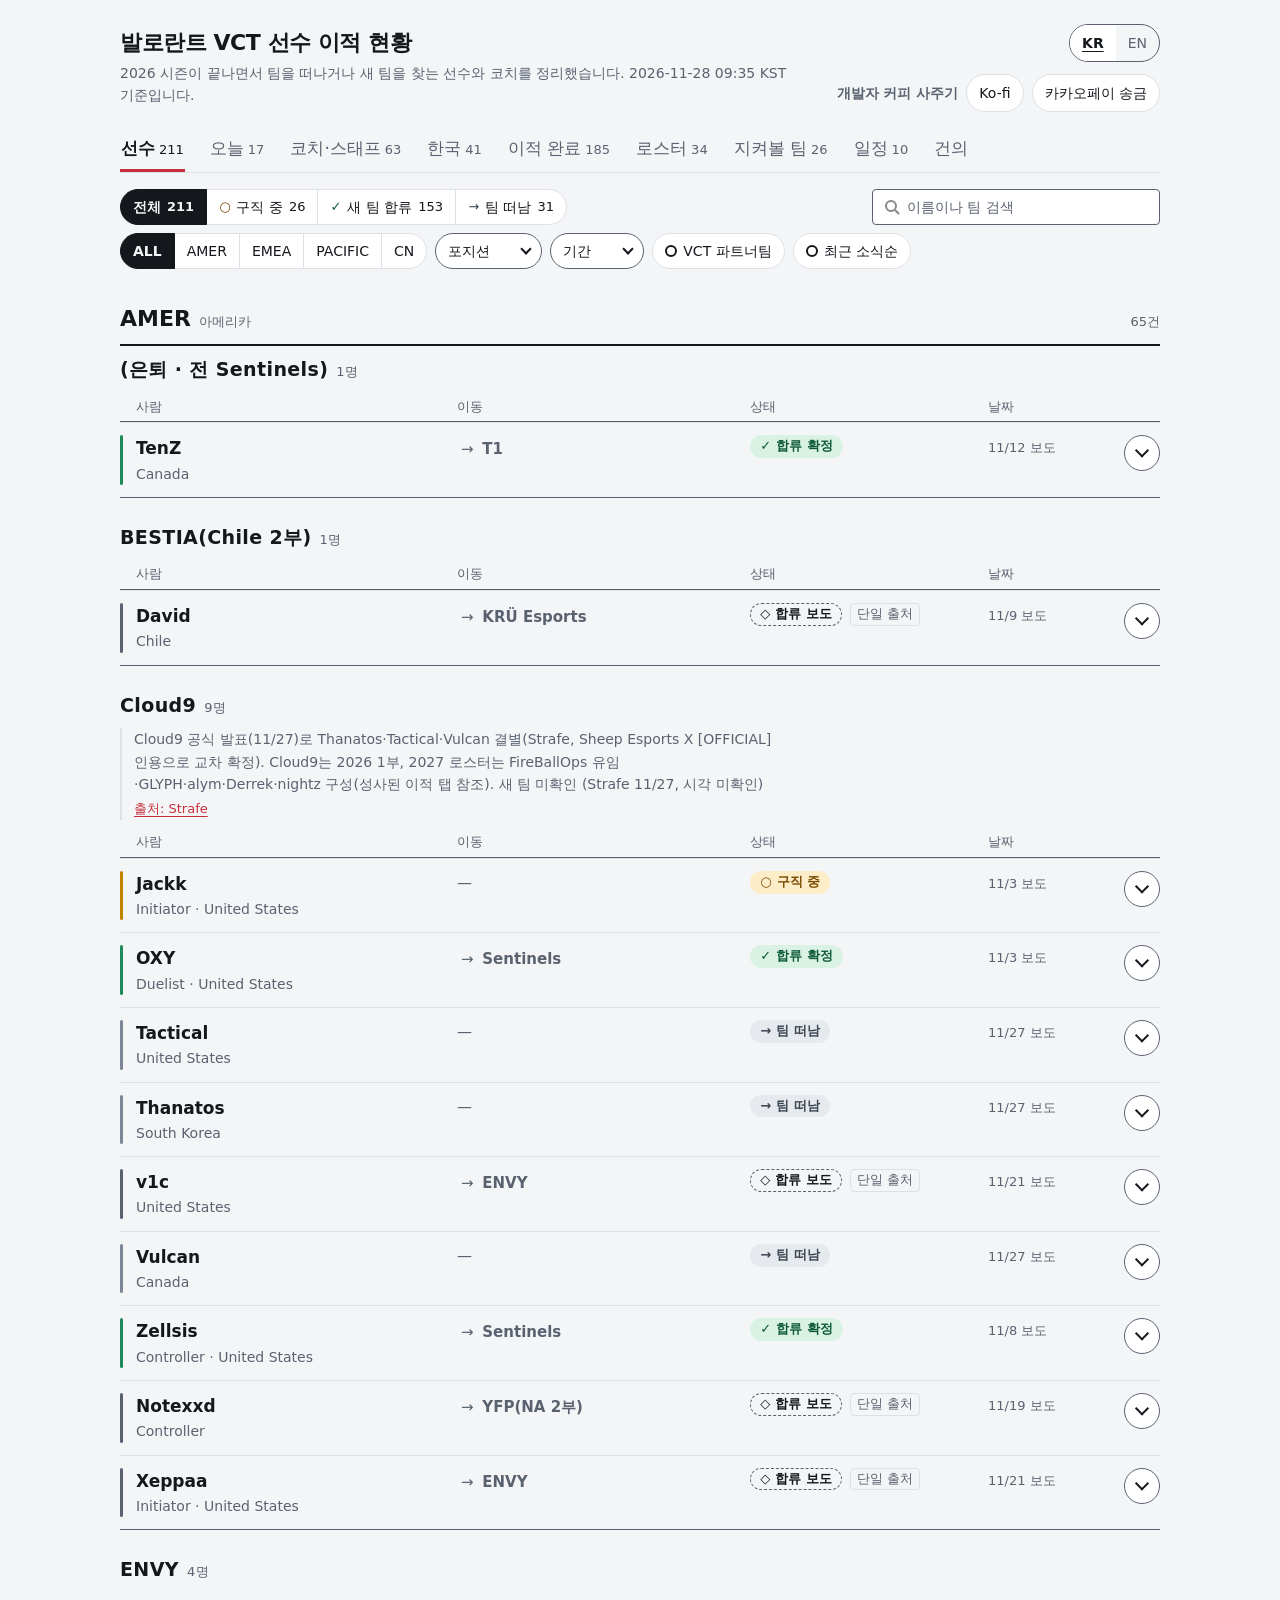
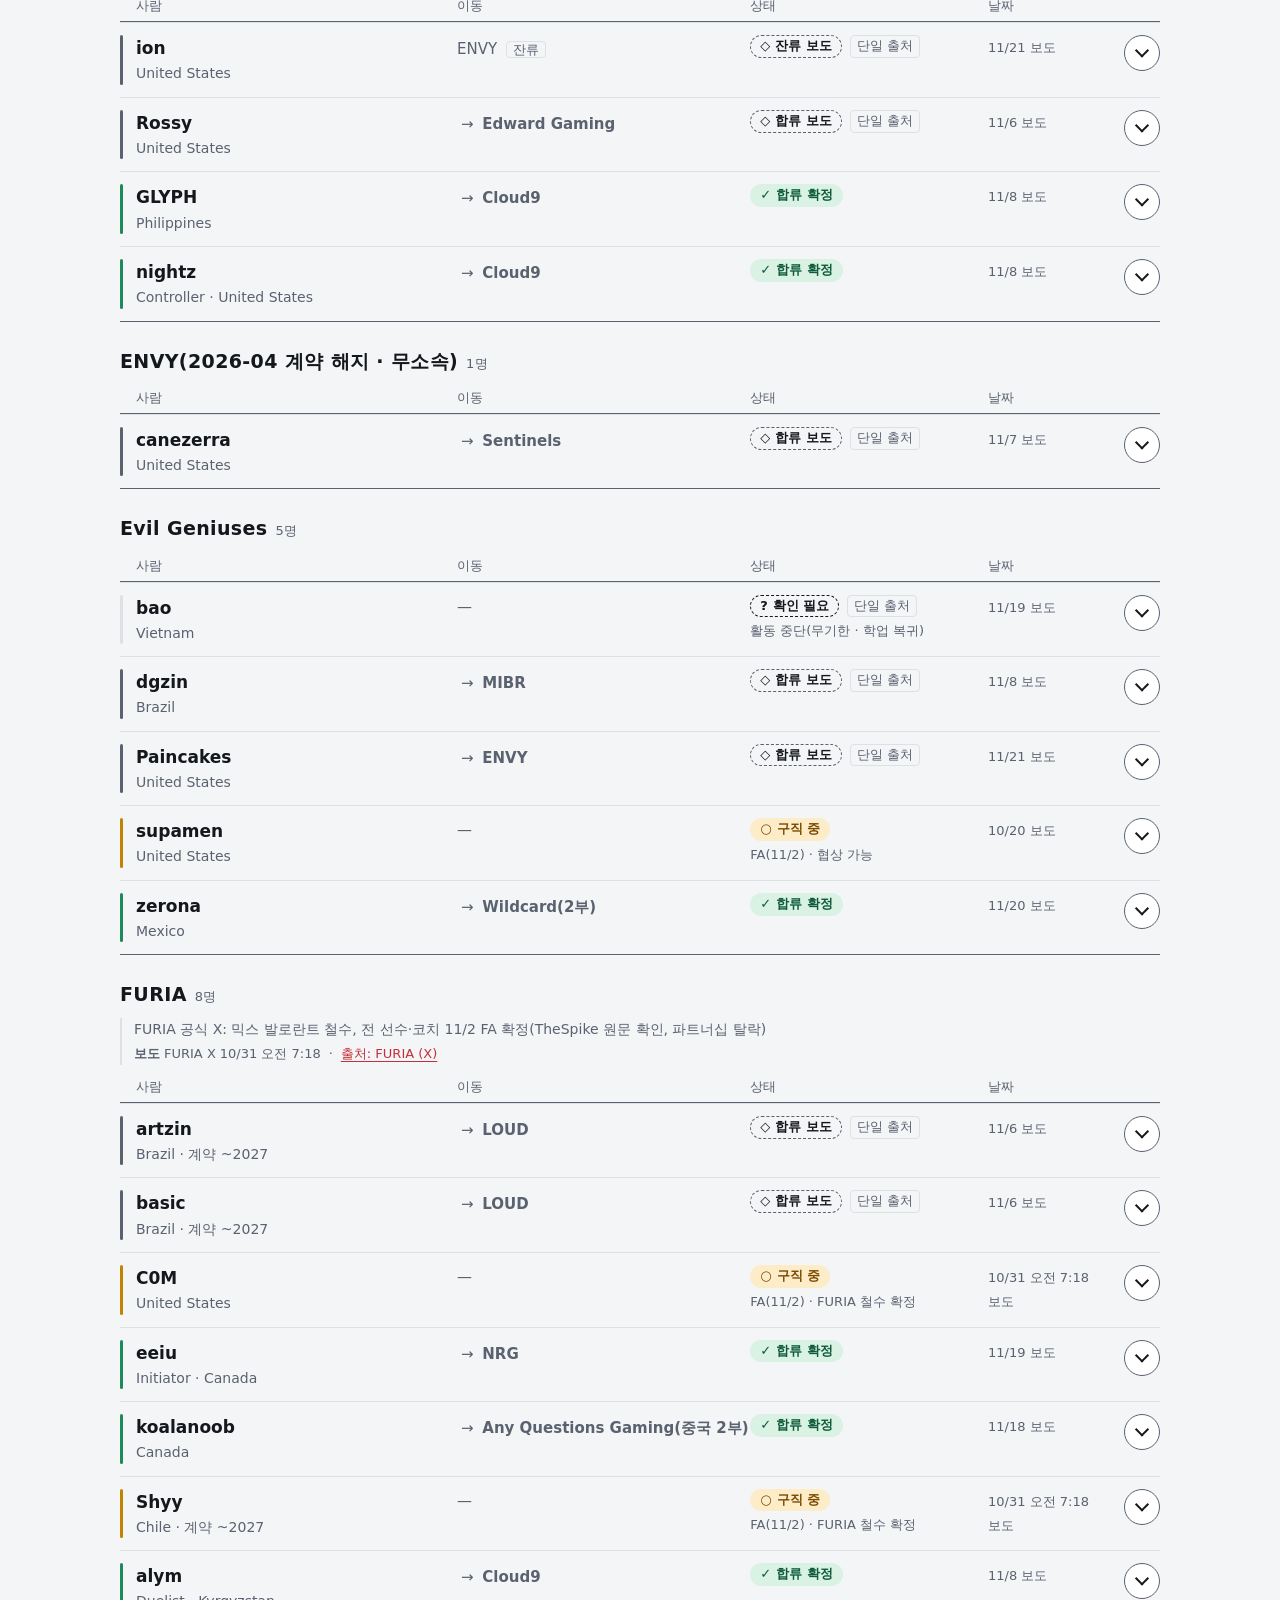
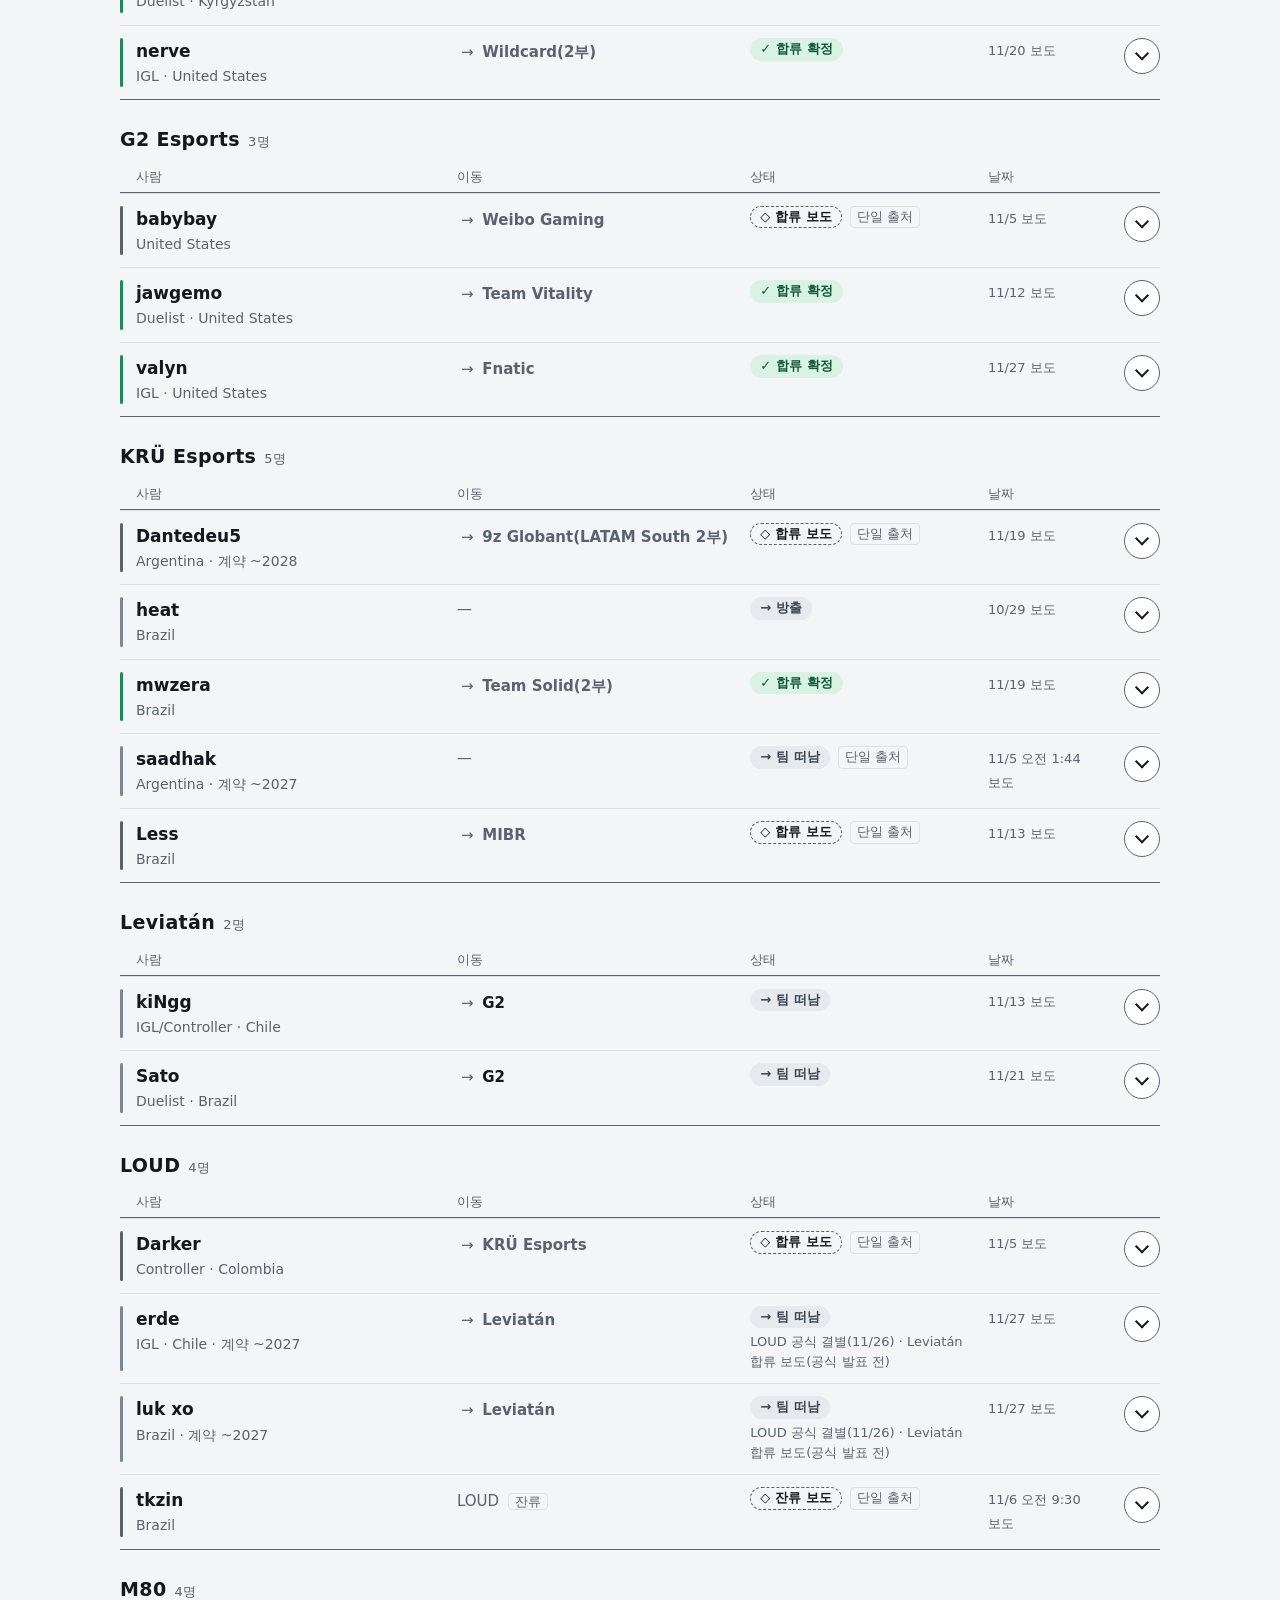
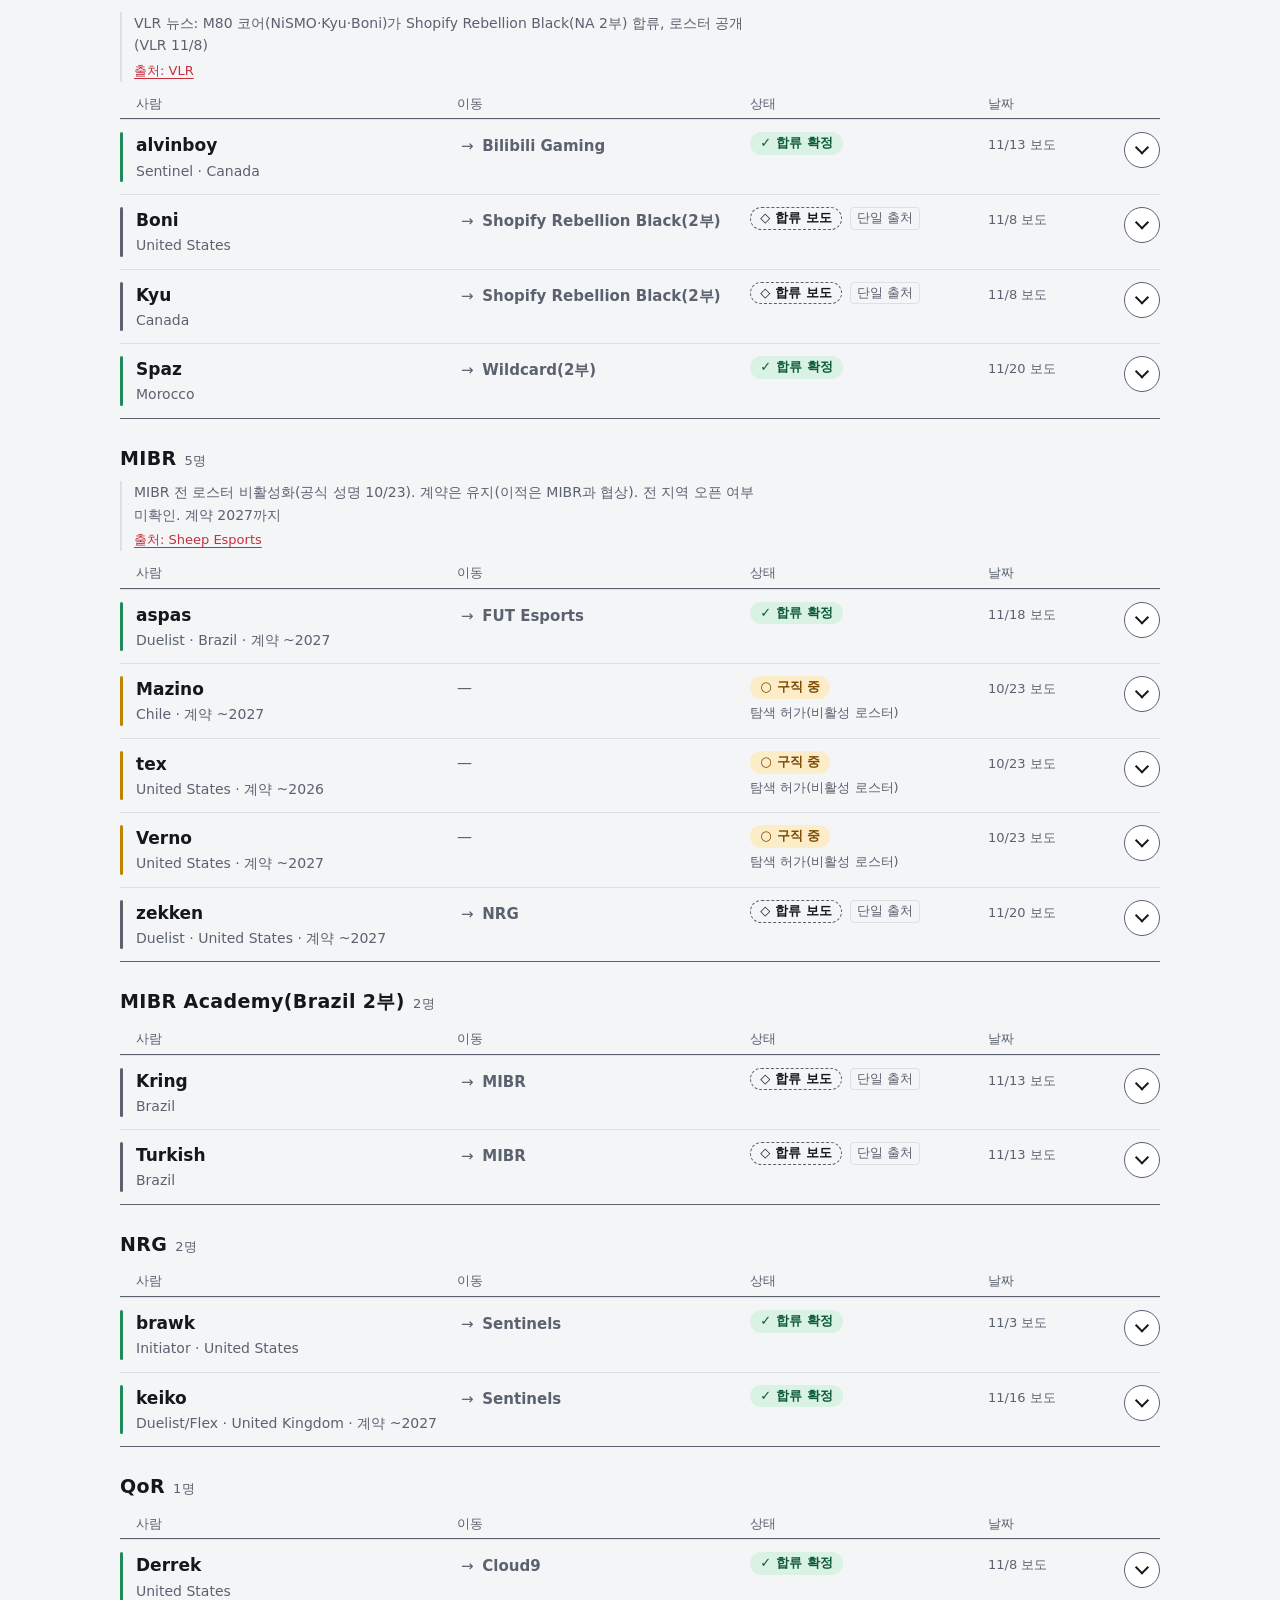
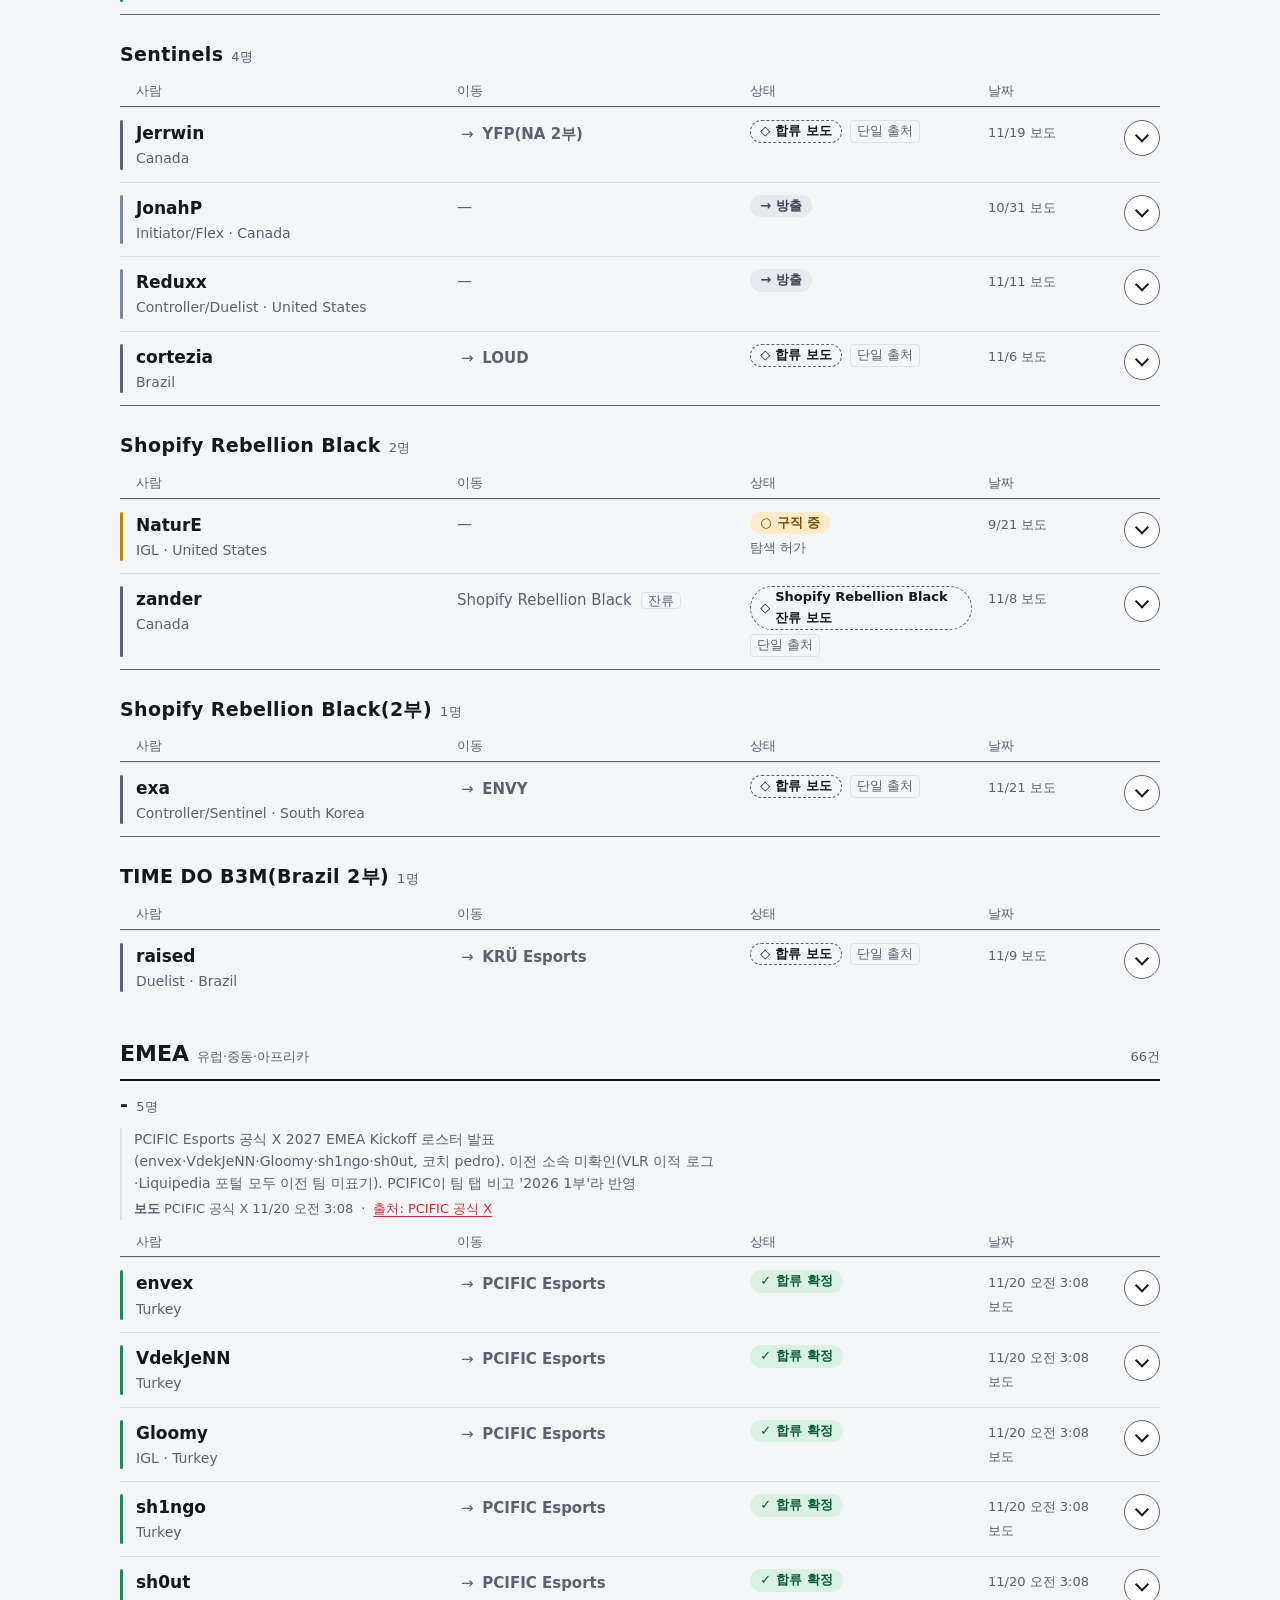
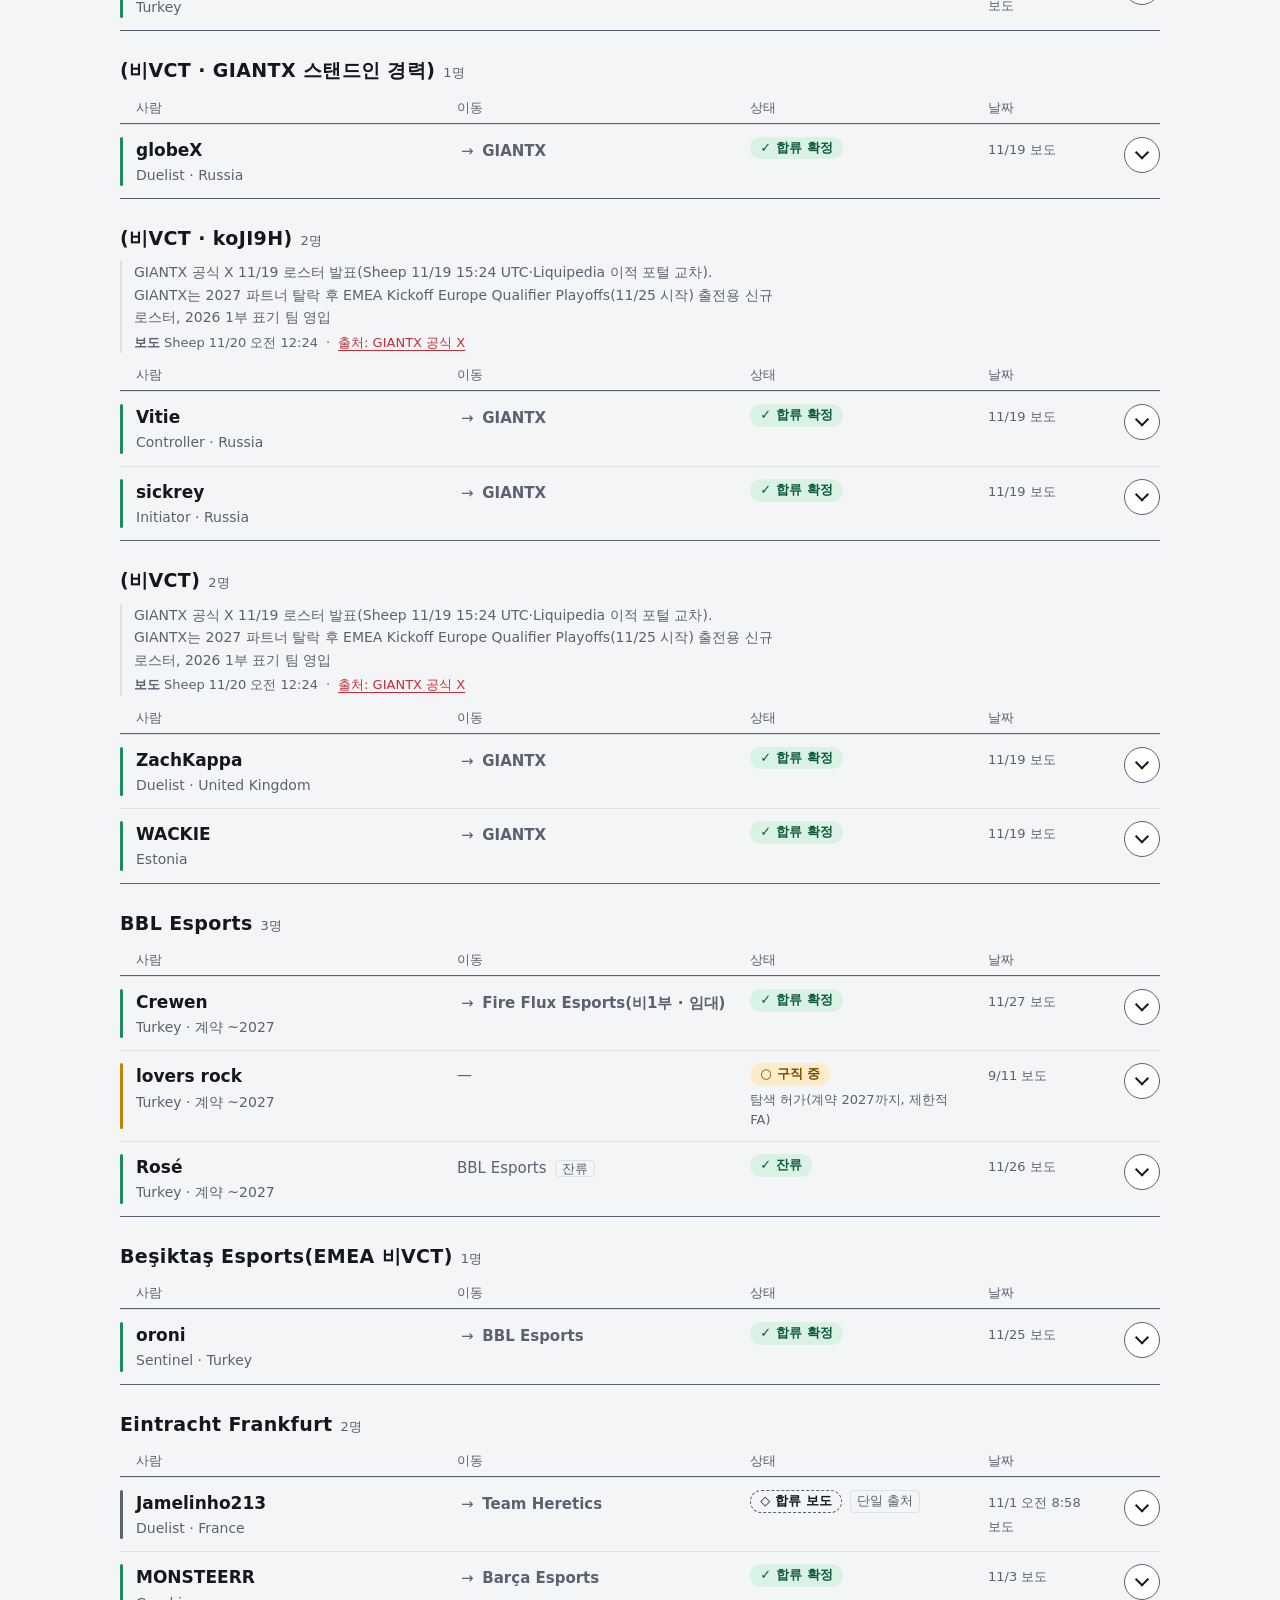
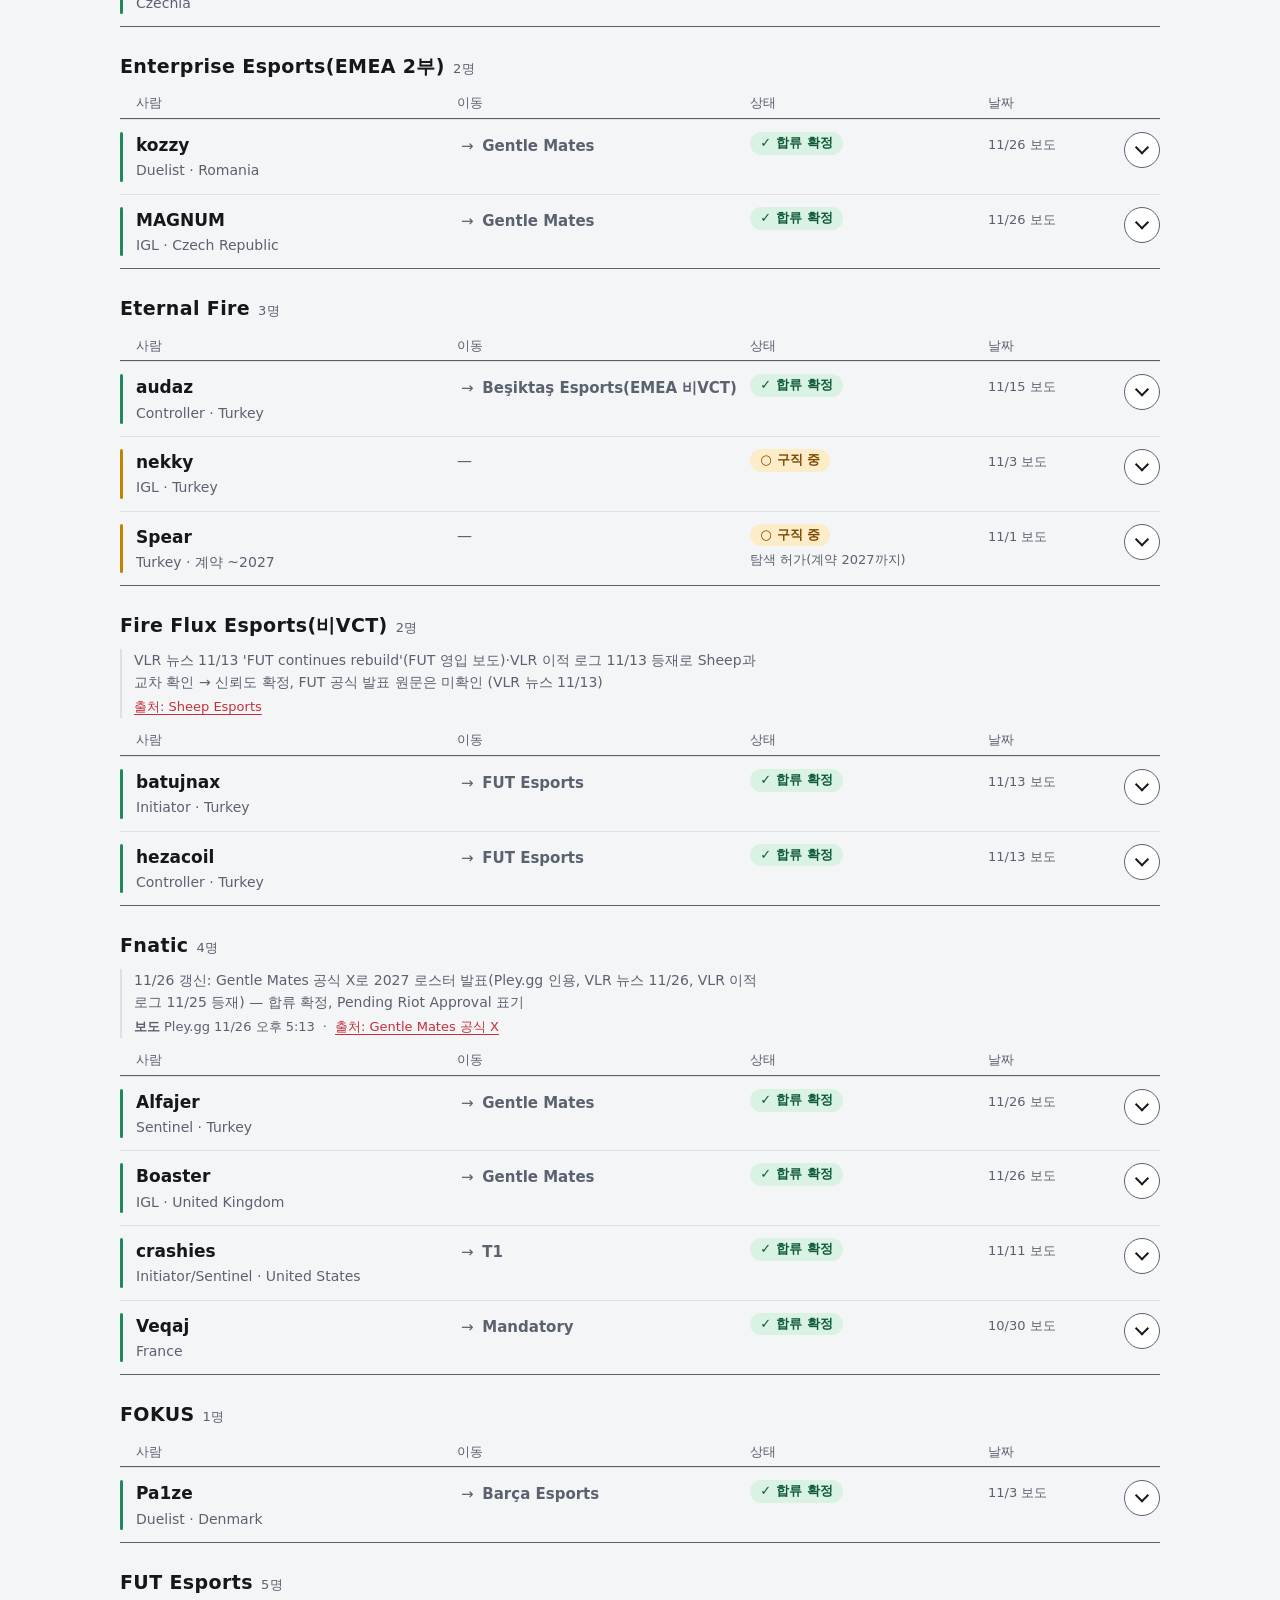
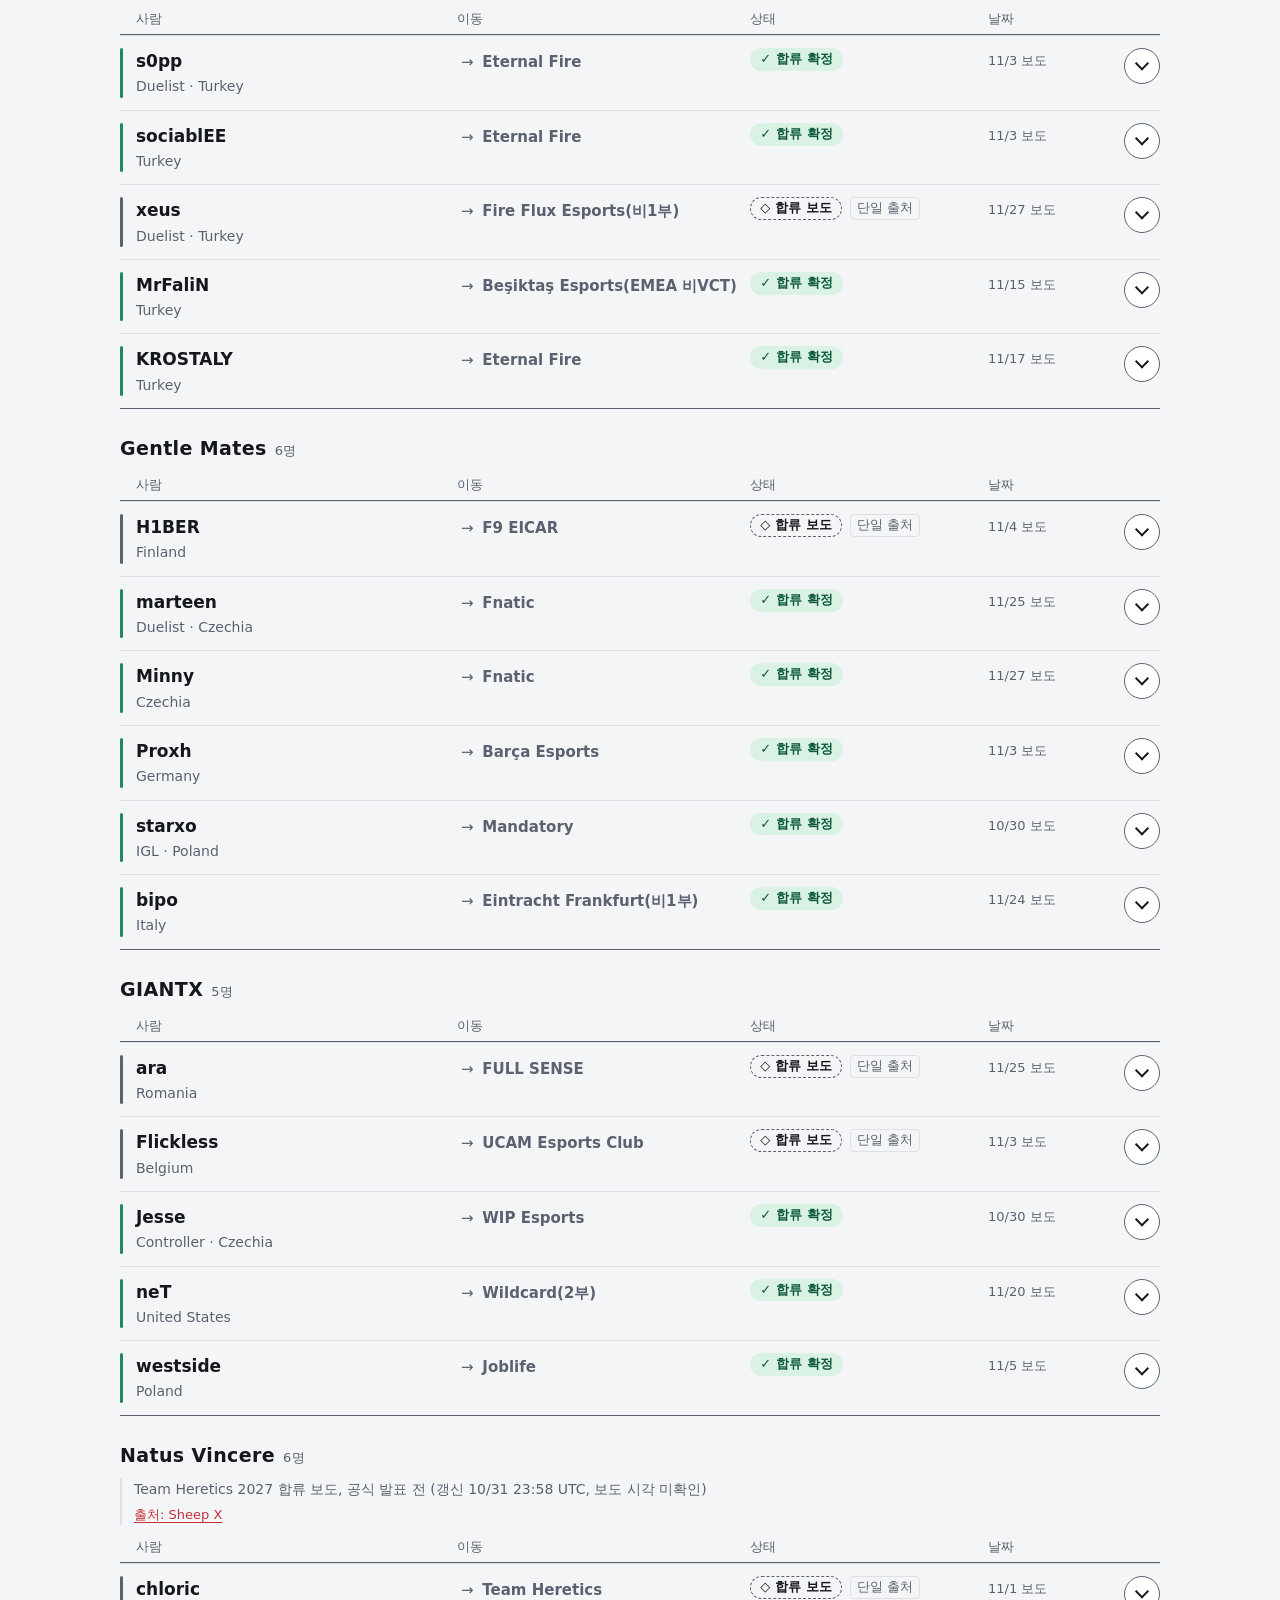
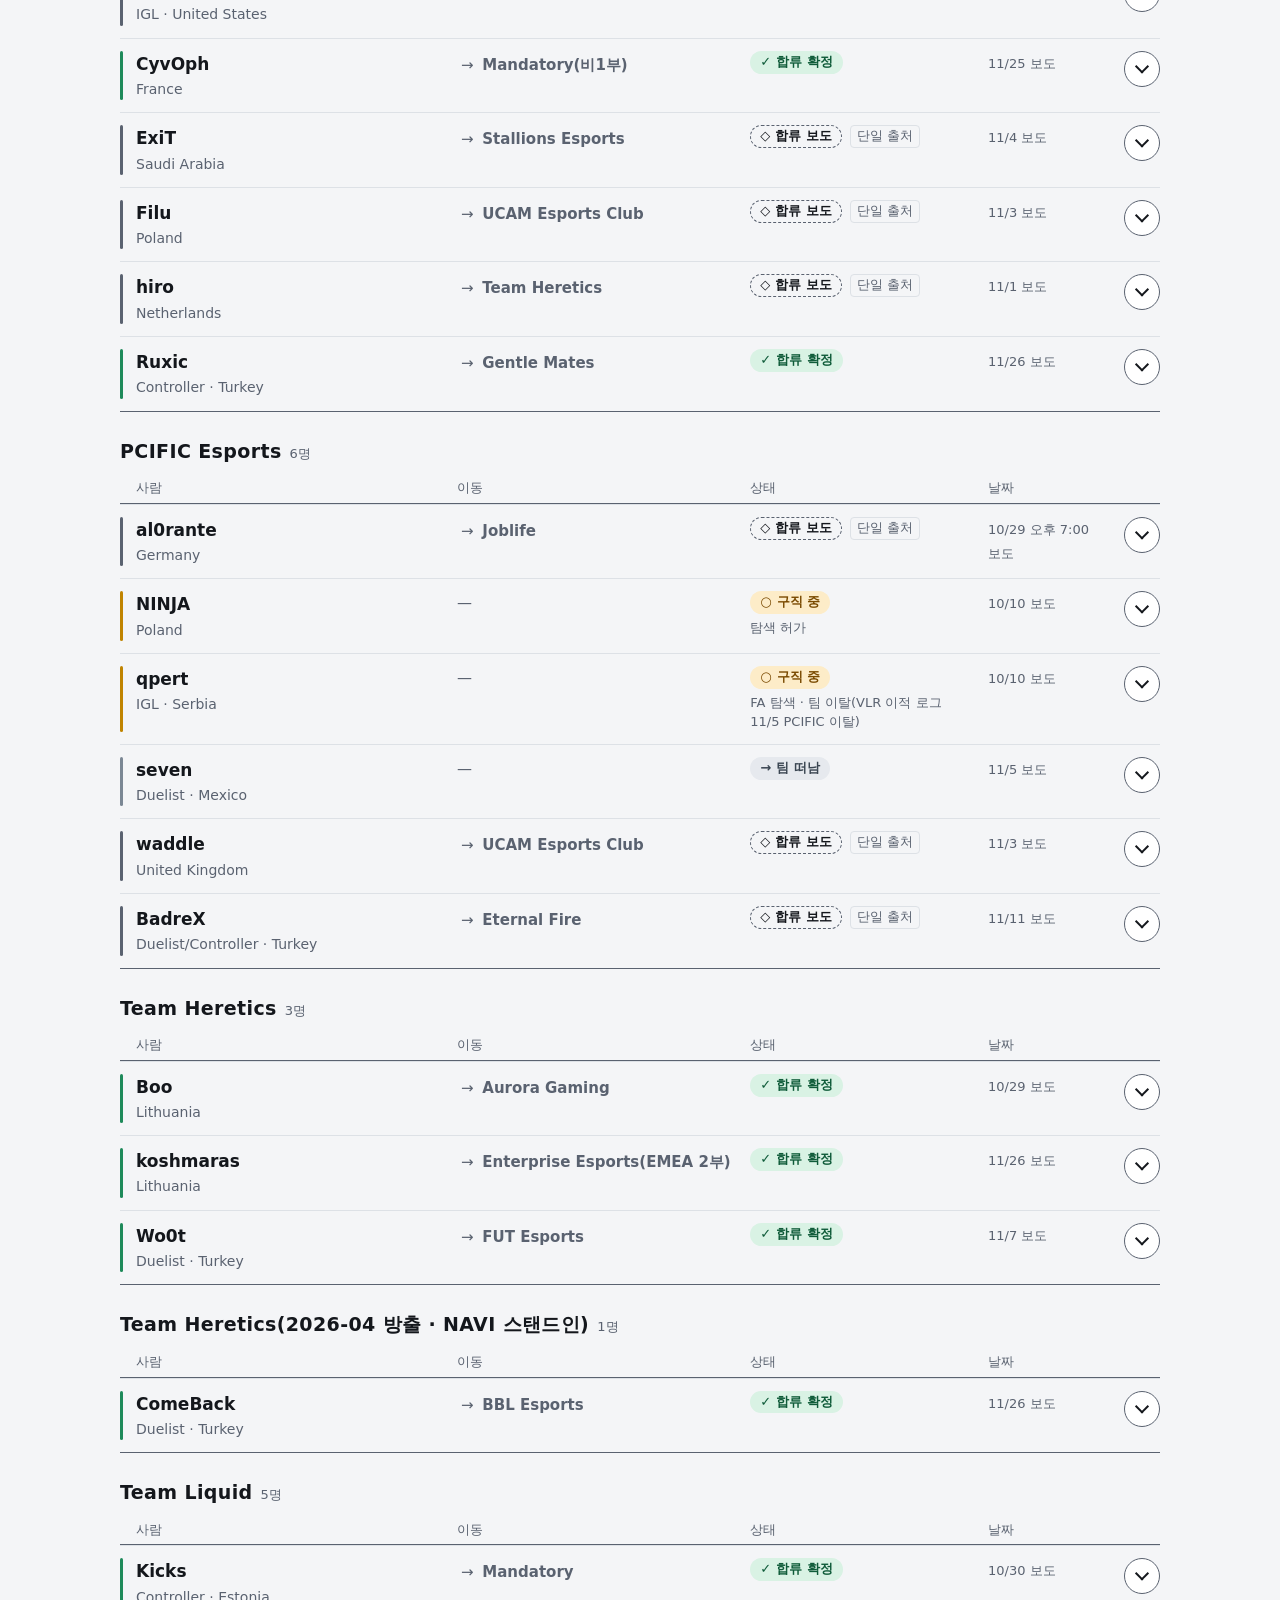
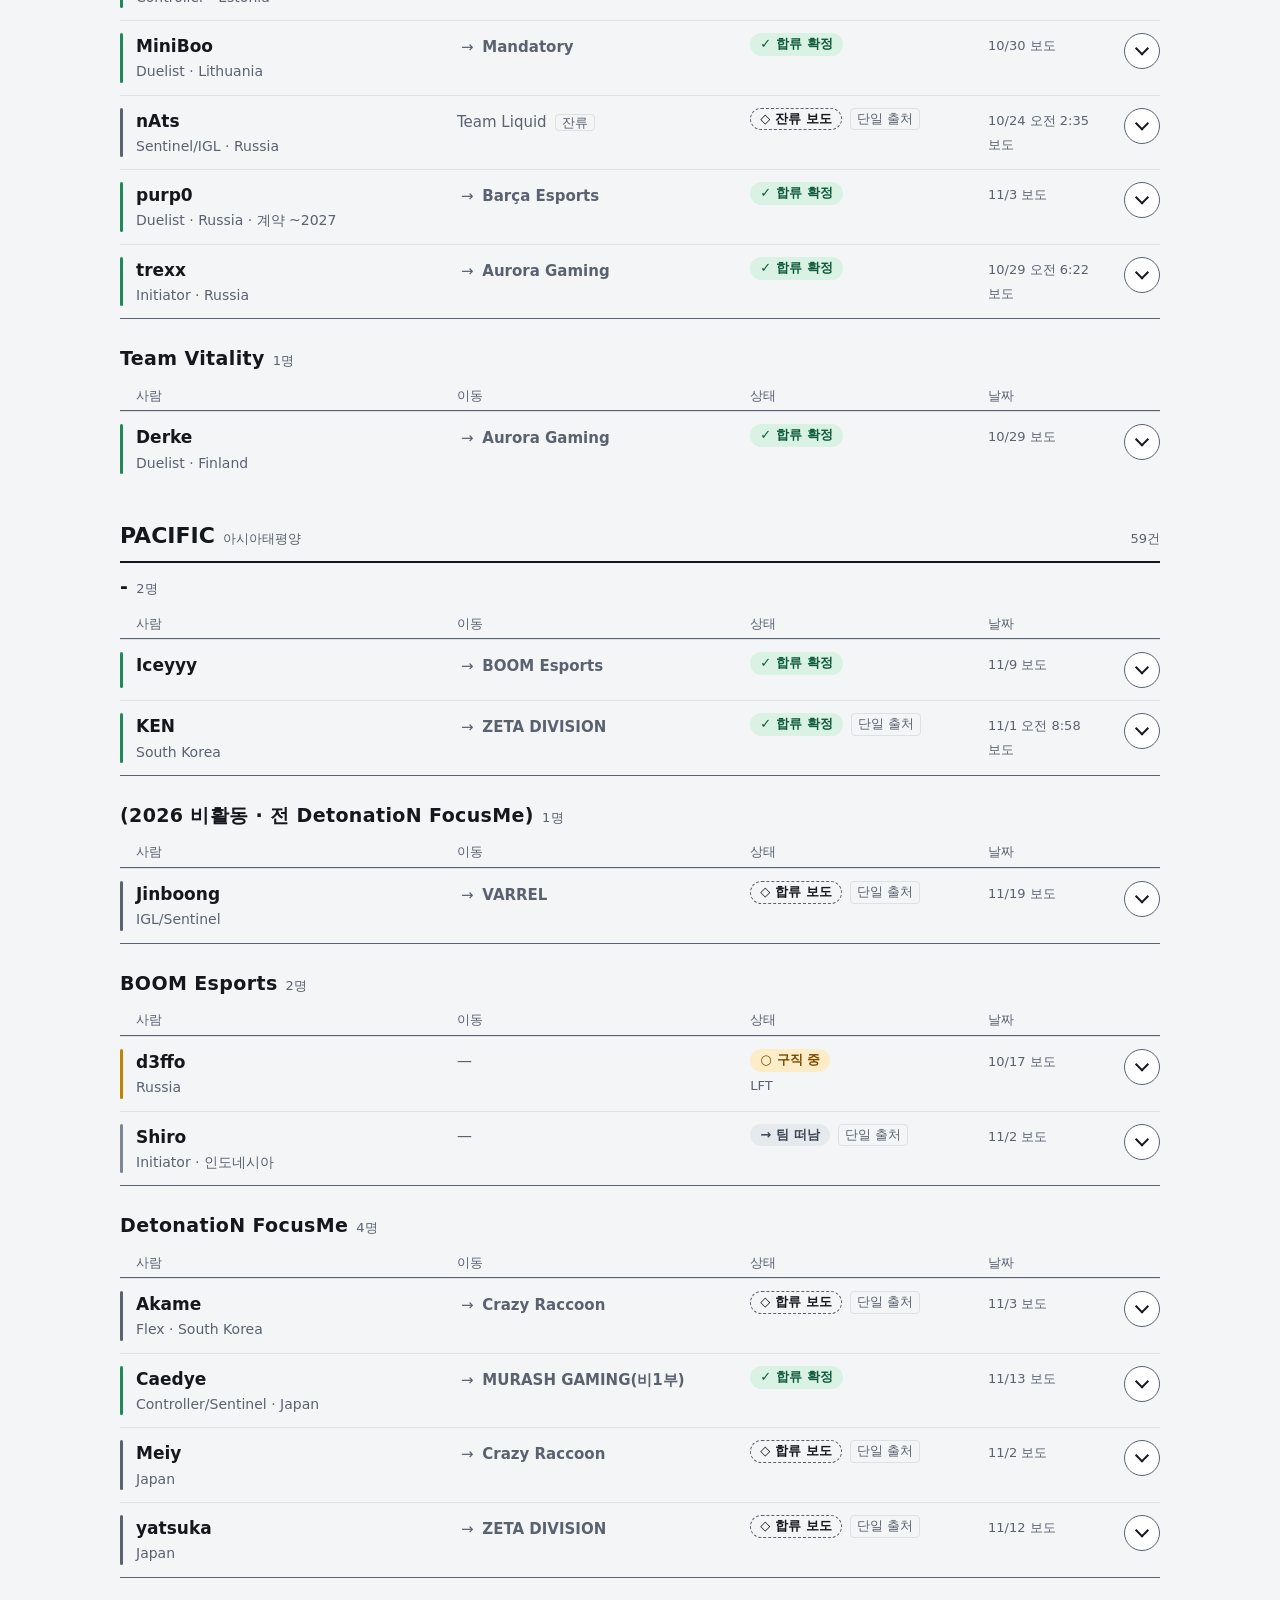
<file: index.html>
<!doctype html><html lang="ko"><head><script>(function(){try{var s=localStorage.getItem("vct-lang");if(s!=="en"&&s!=="ko")return;if(/(^|[?&])stay(&|=|$)/.test(location.search))return;var B="/VCT-board/",p=location.pathname;if(p.indexOf(B)!==0)return;var r=p.slice(B.length),isEn=r==="en"||r.indexOf("en/")===0;if(s==="en"&&!isEn)location.replace(B+"en/"+r+location.search+location.hash);else if(s==="ko"&&isEn)location.replace(B+r.slice(3)+location.search+location.hash);}catch(e){}})();</script><meta charset="utf-8"><meta name="viewport" content="width=device-width,initial-scale=1,viewport-fit=cover"><meta name="description" content="2026 시즌이 끝나고 팀을 떠나거나 새 팀을 찾는 발로란트 VCT 선수와 코치를 지역별로 정리했습니다. 출처 링크와 함께 매일 갱신합니다.">
<meta property="og:type" content="website">
<meta property="og:site_name" content="VCT LFT·FA 현황">
<meta property="og:title" content="발로란트 VCT 선수 이적 현황">
<meta property="og:description" content="새 팀을 찾는 선수와 코치, 확정된 이적을 지역별로. 출처 링크와 함께 매일 갱신합니다.">
<meta property="og:url" content="https://4nhackle.github.io/VCT-board/">
<meta property="og:image" content="https://4nhackle.github.io/VCT-board/og.png">
<meta property="og:image:width" content="1200">
<meta property="og:image:height" content="630">
<meta property="og:locale" content="ko_KR">
<meta name="twitter:card" content="summary_large_image">
<meta name="theme-color" content="#F4F5F7" media="(prefers-color-scheme: light)">
<meta name="theme-color" content="#0F1318" media="(prefers-color-scheme: dark)">
<link rel="canonical" href="https://4nhackle.github.io/VCT-board/">
<link rel="icon" href="data:image/svg+xml,%3Csvg xmlns='http://www.w3.org/2000/svg' viewBox='0 0 32 32'%3E%3Crect width='32' height='32' rx='6' fill='%23C42F3B'/%3E%3Cpath d='M8 9l8 15 8-15' fill='none' stroke='white' stroke-width='4' stroke-linejoin='round' stroke-linecap='round'/%3E%3C/svg%3E">
<title>VCT LFT·FA 현황</title>
<link rel="stylesheet" href="css/style.css">

</head><body><div class="page">
  <header class="top">
    <div class="top-text">
      <h1 class="site" id="site" data-i18n="site.heading">발로란트 VCT 선수 이적 현황</h1>
      <p class="lede"><span class="intro">2026 시즌이 끝나면서 팀을 떠나거나 새 팀을 찾는 선수와 코치를 정리했습니다.</span> <span class="more">LFT와 FA는 둘 다 새 팀을 찾는 중이라는 뜻입니다.</span> 2026-11-28 09:35 기준입니다.</p>
    </div>
    <div class="top-side">
    <div class="top-prefs">
    <nav class="lang-switch" aria-label="Language / 언어" data-i18n-attr="aria-label:lang.label">
      <a href="./" hreflang="ko" lang="ko" data-lang="ko" aria-current="true">KR</a>
      <a href="en/" hreflang="en" lang="en" data-lang="en">EN</a>
    </nav>
    </div>
    <nav class="support-menu" aria-labelledby="support-label">
      <span class="support-label" id="support-label" data-i18n="support.label">개발자 커피 사주기</span>
      <a href="https://ko-fi.com/4nhackle" rel="noopener noreferrer" aria-label="Ko-fi로 후원" data-i18n-attr="aria-label:support.kofi.label">Ko-fi</a>
      <a href="https://qr.kakaopay.com/FXLsPVOnG" rel="noopener noreferrer" aria-label="카카오페이로 송금해 후원" data-i18n-attr="aria-label:support.kakao.label" data-i18n="support.kakao">카카오페이 송금</a>
    </nav>
    </div>
  </header>

  <nav class="tabs" id="tabs" aria-label="보기 선택" data-i18n-attr="aria-label:tabs.label"></nav>

  <div class="filters" id="filters">
    <div class="bar b1">
      <div class="summary chips seg" id="summary" role="group" aria-label="상태별 인원" data-i18n-attr="aria-label:summary.label"></div>
      <input class="search" id="q" type="search" placeholder="이름이나 팀 검색" aria-label="검색" autocomplete="off" data-i18n-attr="placeholder:search.placeholder;aria-label:search.label">
    </div>
    <div class="bar b2">
      <div class="regions chips seg" id="regions" role="group" aria-label="지역" data-i18n-attr="aria-label:regions.label"></div>
      <div class="fx" id="fx"></div>
    </div>
  </div>

  <main><div id="view"></div><div id="sgview" hidden></div></main>

  <div class="dock" id="dock" hidden>
    <div class="jump" id="jumpbox"><select id="jump" aria-label="구역으로 이동" data-i18n-attr="aria-label:jump.label"></select></div>
    <button type="button" class="totop" data-top="1" aria-label="맨 위로" data-i18n-attr="aria-label:totop.label"><svg viewBox="0 0 24 24" width="18" height="18" fill="none" stroke="currentColor" stroke-width="2.4" stroke-linecap="round" stroke-linejoin="round" aria-hidden="true"><path d="M12 19V5M5.5 11.5L12 5l6.5 6.5"/></svg></button>
  </div>

  <section class="notes" aria-label="참고" data-i18n-attr="aria-label:notes.label">
    <ul>
      <li class="note-lfx" data-i18n="note.1">LFT와 FA는 둘 다 새 팀을 찾는 중이라는 뜻입니다.</li>
      <li data-i18n="note.2">공개 보도와 선수 본인의 게시를 바탕으로 했습니다. 계약이 끝나는 선수 전체 명단은 아닙니다.</li>
      <li data-i18n="note.3">단일 출처는 한 매체의 보도만 있다는 뜻입니다. 공식 발표 전이라 바뀔 수 있습니다.</li>
      <li data-i18n="note.4">2부 선수와 아카데미 팀은 제외했습니다.</li>
    </ul>
  </section>

  <footer class="site-foot" aria-label="사이트 정보" data-i18n-attr="aria-label:footer.label">
    <p data-i18n-html="foot.1">공개 보도와 <a href="https://www.vlr.gg/" rel="noopener">VLR.gg</a>, <a href="https://liquipedia.net/valorant/" rel="noopener">Liquipedia</a> 등 각 행의 출처를 바탕으로 정리했습니다. Liquipedia의 내용은 <a href="https://creativecommons.org/licenses/by-sa/3.0/" rel="noopener license">CC BY-SA 3.0</a>에 따라 이용합니다.</p>
    <p data-i18n-html="foot.2">이 사이트는 팬이 만든 비공식 서비스로 Riot Games와 관련이 없으며, Riot Games의 후원이나 승인을 받지 않았습니다. VALORANT와 VCT는 Riot Games, Inc.의 상표 또는 등록상표입니다.</p>
    <p data-i18n-html="foot.3">잘못된 내용의 정정이나 삭제를 원하시면 <a href="mailto:biggest-cannula9b@icloud.com?subject=%5BVCT%20%ED%98%84%ED%99%A9%5D%20%EC%A0%95%EC%A0%95%C2%B7%EC%82%AD%EC%A0%9C%20%EC%9A%94%EC%B2%AD">biggest-cannula9b@icloud.com</a>으로 알려 주세요. 확인 후 지체 없이 처리합니다.</p>
    <p class="support" data-i18n-html="foot.4">사이트가 도움이 됐다면 <a href="https://ko-fi.com/4nhackle" rel="noopener noreferrer">Ko-fi</a> 또는 <a href="https://qr.kakaopay.com/FXLsPVOnG" rel="noopener noreferrer">카카오페이 송금</a>으로 후원할 수 있습니다.</p>
    <p class="legal" data-i18n-html="foot.5"><a href="privacy/">개인정보처리방침</a> · <a href="terms/">이용약관</a></p>
  </footer>
</div>

<script type="module" src="js/main.js"></script>
<script data-goatcounter="https://vct-board.goatcounter.com/count" async src="https://gc.zgo.at/count.js"></script>
<!-- Cloudflare Web Analytics --><script type='module' src='https://static.cloudflareinsights.com/beacon.min.js' data-cf-beacon='{"token": "d962699d53dd49588658760e139e1fe2"}'></script><!-- End Cloudflare Web Analytics --></body></html>
</file>
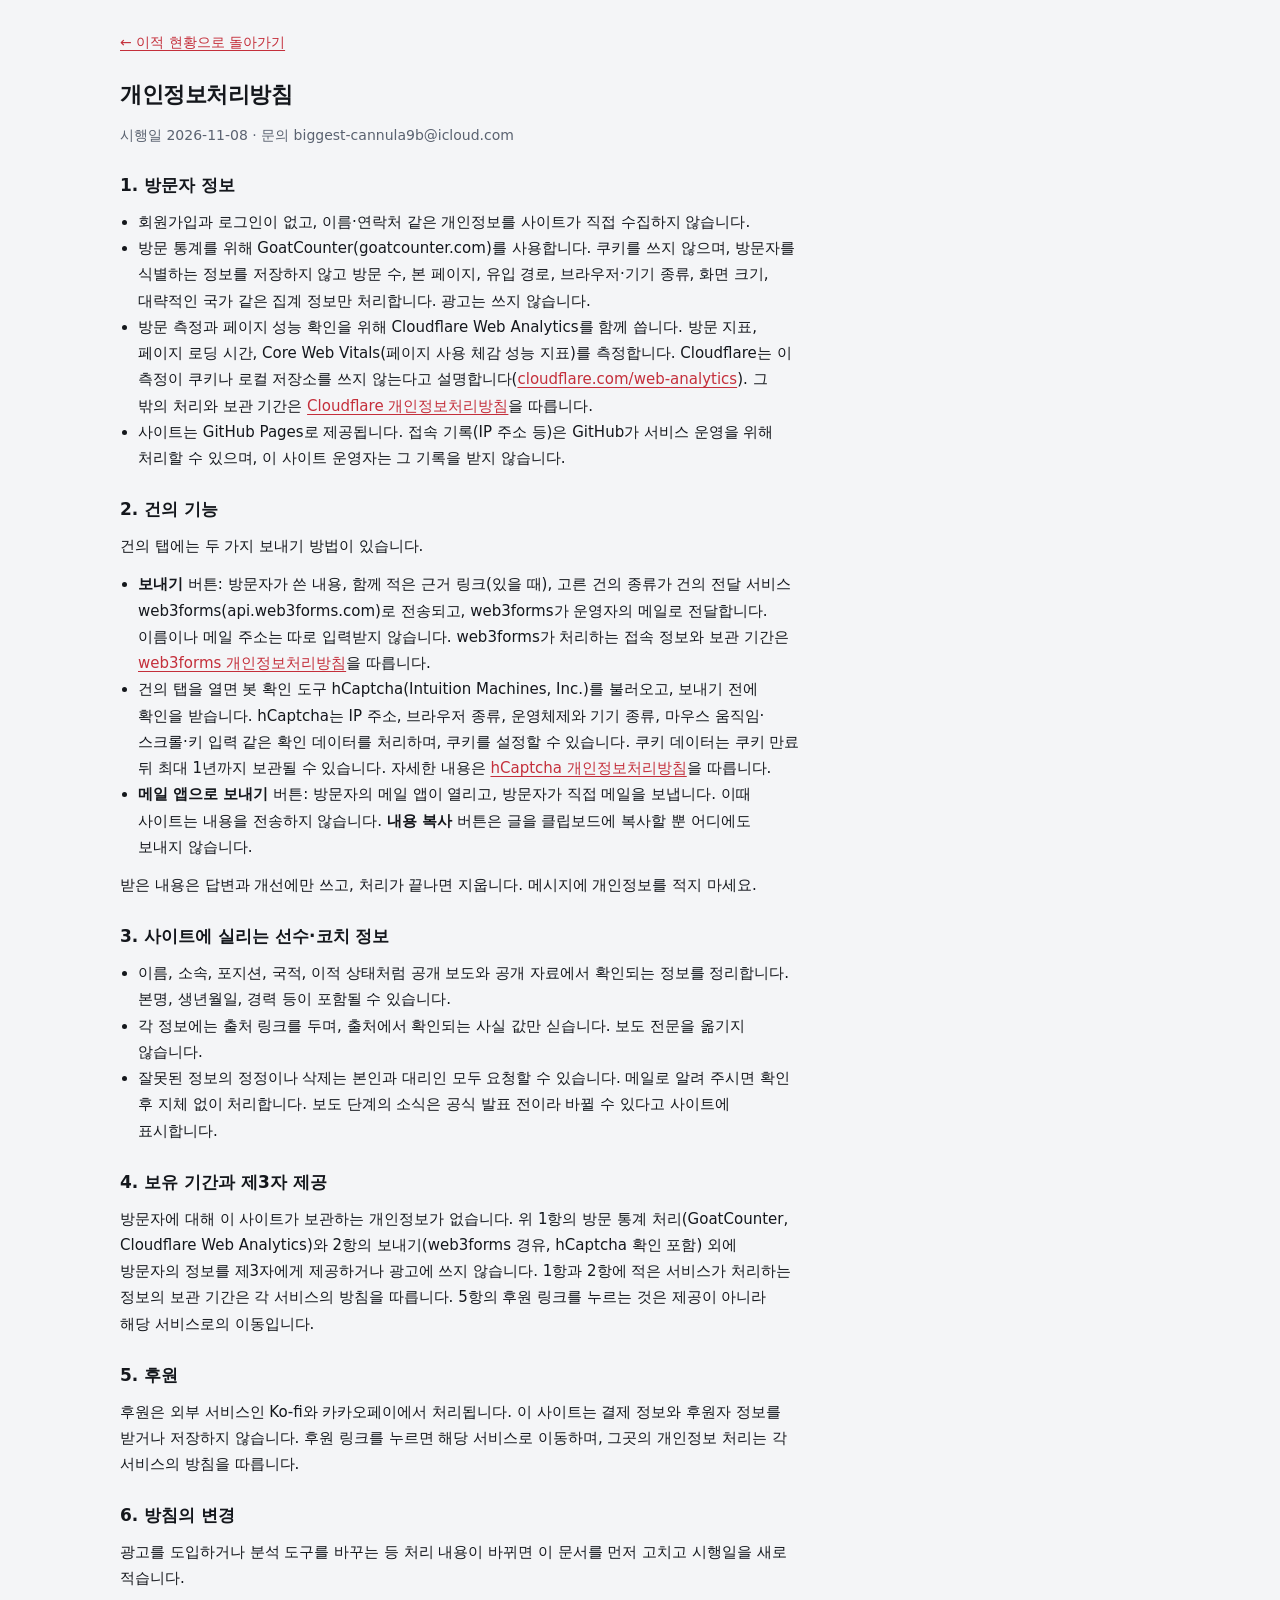
<file: privacy/index.html>
<!doctype html><html lang="ko"><head><meta charset="utf-8"><meta name="viewport" content="width=device-width,initial-scale=1,viewport-fit=cover">
<meta name="robots" content="index,follow">
<meta name="theme-color" content="#F4F5F7" media="(prefers-color-scheme: light)">
<meta name="theme-color" content="#0F1318" media="(prefers-color-scheme: dark)">
<title>개인정보처리방침 · VCT LFT·FA 현황</title>
<link rel="stylesheet" href="../css/style.css">
</head><body><div class="page"><main class="doc">
<a class="back" href="../">← 이적 현황으로 돌아가기</a>
<h1>개인정보처리방침</h1>
<p class="meta">시행일 2026-11-08 · 문의 biggest-cannula9b@icloud.com</p>

<h2>1. 방문자 정보</h2>
<ul>
<li>회원가입과 로그인이 없고, 이름·연락처 같은 개인정보를 사이트가 직접 수집하지 않습니다.</li>
<li>방문 통계를 위해 GoatCounter(goatcounter.com)를 사용합니다. 쿠키를 쓰지 않으며, 방문자를 식별하는 정보를 저장하지 않고 방문 수, 본 페이지, 유입 경로, 브라우저·기기 종류, 화면 크기, 대략적인 국가 같은 집계 정보만 처리합니다. 광고는 쓰지 않습니다.</li>
<li>방문 측정과 페이지 성능 확인을 위해 Cloudflare Web Analytics를 함께 씁니다. 방문 지표, 페이지 로딩 시간, Core Web Vitals(페이지 사용 체감 성능 지표)를 측정합니다. Cloudflare는 이 측정이 쿠키나 로컬 저장소를 쓰지 않는다고 설명합니다(<a href="https://www.cloudflare.com/web-analytics/">cloudflare.com/web-analytics</a>). 그 밖의 처리와 보관 기간은 <a href="https://www.cloudflare.com/privacypolicy/">Cloudflare 개인정보처리방침</a>을 따릅니다.</li>
<li>사이트는 GitHub Pages로 제공됩니다. 접속 기록(IP 주소 등)은 GitHub가 서비스 운영을 위해 처리할 수 있으며, 이 사이트 운영자는 그 기록을 받지 않습니다.</li>
</ul>

<h2>2. 건의 기능</h2>
<p>건의 탭에는 두 가지 보내기 방법이 있습니다.</p>
<ul>
<li><strong>보내기</strong> 버튼: 방문자가 쓴 내용, 함께 적은 근거 링크(있을 때), 고른 건의 종류가 건의 전달 서비스 web3forms(api.web3forms.com)로 전송되고, web3forms가 운영자의 메일로 전달합니다. 이름이나 메일 주소는 따로 입력받지 않습니다. web3forms가 처리하는 접속 정보와 보관 기간은 <a href="https://web3forms.com/privacy">web3forms 개인정보처리방침</a>을 따릅니다.</li>
<li>건의 탭을 열면 봇 확인 도구 hCaptcha(Intuition Machines, Inc.)를 불러오고, 보내기 전에 확인을 받습니다. hCaptcha는 IP 주소, 브라우저 종류, 운영체제와 기기 종류, 마우스 움직임·스크롤·키 입력 같은 확인 데이터를 처리하며, 쿠키를 설정할 수 있습니다. 쿠키 데이터는 쿠키 만료 뒤 최대 1년까지 보관될 수 있습니다. 자세한 내용은 <a href="https://www.hcaptcha.com/privacy">hCaptcha 개인정보처리방침</a>을 따릅니다.</li>
<li><strong>메일 앱으로 보내기</strong> 버튼: 방문자의 메일 앱이 열리고, 방문자가 직접 메일을 보냅니다. 이때 사이트는 내용을 전송하지 않습니다. <strong>내용 복사</strong> 버튼은 글을 클립보드에 복사할 뿐 어디에도 보내지 않습니다.</li>
</ul>
<p>받은 내용은 답변과 개선에만 쓰고, 처리가 끝나면 지웁니다. 메시지에 개인정보를 적지 마세요.</p>

<h2>3. 사이트에 실리는 선수·코치 정보</h2>
<ul>
<li>이름, 소속, 포지션, 국적, 이적 상태처럼 공개 보도와 공개 자료에서 확인되는 정보를 정리합니다. 본명, 생년월일, 경력 등이 포함될 수 있습니다.</li>
<li>각 정보에는 출처 링크를 두며, 출처에서 확인되는 사실 값만 싣습니다. 보도 전문을 옮기지 않습니다.</li>
<li>잘못된 정보의 정정이나 삭제는 본인과 대리인 모두 요청할 수 있습니다. 메일로 알려 주시면 확인 후 지체 없이 처리합니다. 보도 단계의 소식은 공식 발표 전이라 바뀔 수 있다고 사이트에 표시합니다.</li>
</ul>

<h2>4. 보유 기간과 제3자 제공</h2>
<p>방문자에 대해 이 사이트가 보관하는 개인정보가 없습니다. 위 1항의 방문 통계 처리(GoatCounter, Cloudflare Web Analytics)와 2항의 보내기(web3forms 경유, hCaptcha 확인 포함) 외에 방문자의 정보를 제3자에게 제공하거나 광고에 쓰지 않습니다. 1항과 2항에 적은 서비스가 처리하는 정보의 보관 기간은 각 서비스의 방침을 따릅니다. 5항의 후원 링크를 누르는 것은 제공이 아니라 해당 서비스로의 이동입니다.</p>

<h2>5. 후원</h2>
<p>후원은 외부 서비스인 Ko-fi와 카카오페이에서 처리됩니다. 이 사이트는 결제 정보와 후원자 정보를 받거나 저장하지 않습니다. 후원 링크를 누르면 해당 서비스로 이동하며, 그곳의 개인정보 처리는 각 서비스의 방침을 따릅니다.</p>

<h2>6. 방침의 변경</h2>
<p>광고를 도입하거나 분석 도구를 바꾸는 등 처리 내용이 바뀌면 이 문서를 먼저 고치고 시행일을 새로 적습니다.</p>

</main></div><!-- Cloudflare Web Analytics --><script type='module' src='https://static.cloudflareinsights.com/beacon.min.js' data-cf-beacon='{"token": "d962699d53dd49588658760e139e1fe2"}'></script><!-- End Cloudflare Web Analytics --></body></html>
</file>
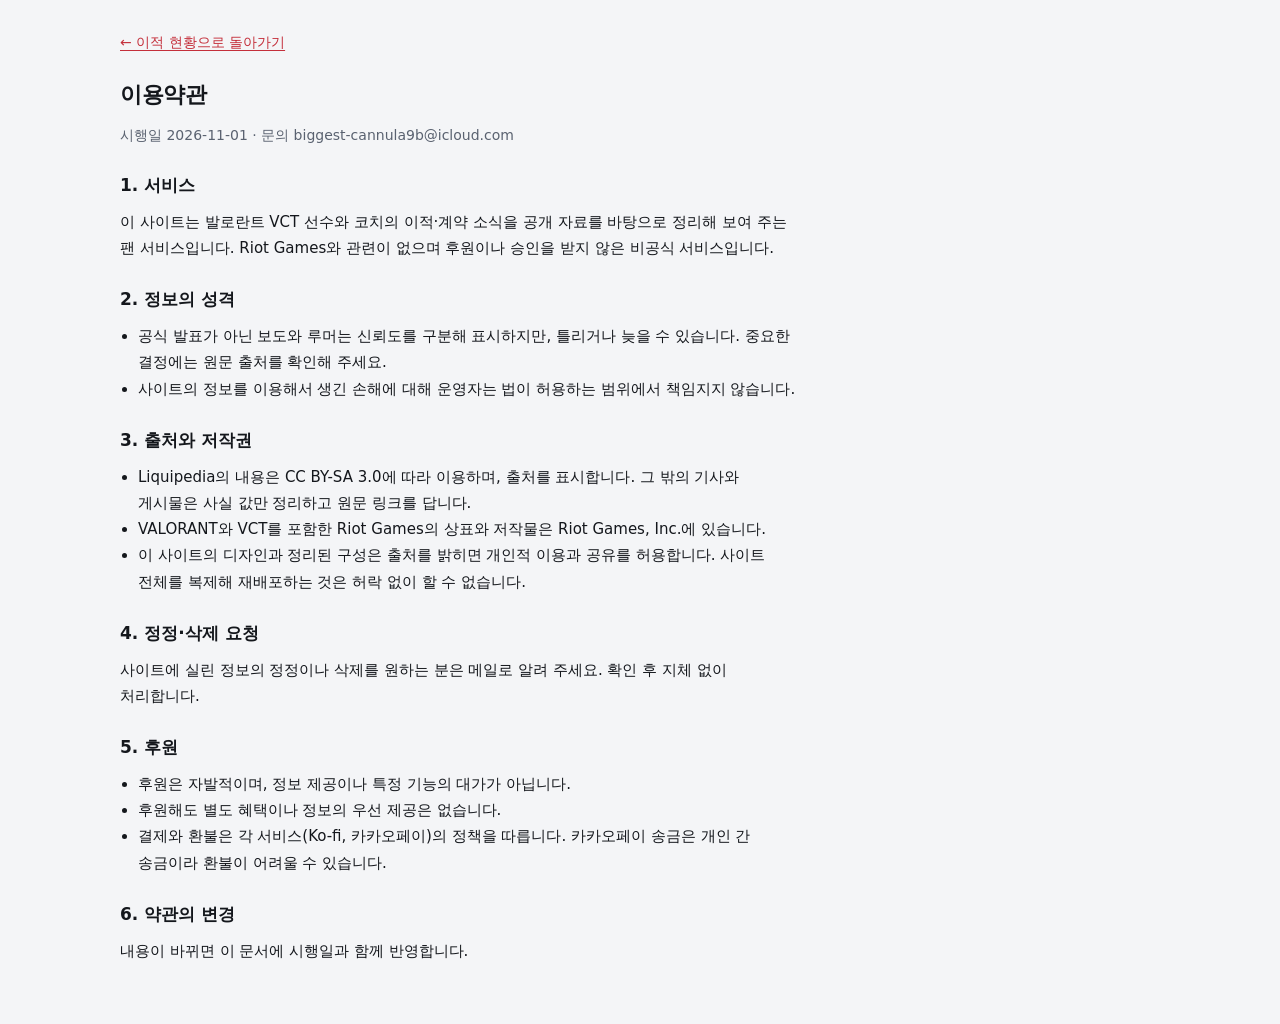
<file: terms/index.html>
<!doctype html><html lang="ko"><head><meta charset="utf-8"><meta name="viewport" content="width=device-width,initial-scale=1,viewport-fit=cover">
<meta name="robots" content="index,follow">
<meta name="theme-color" content="#F4F5F7" media="(prefers-color-scheme: light)">
<meta name="theme-color" content="#0F1318" media="(prefers-color-scheme: dark)">
<title>이용약관 · VCT LFT·FA 현황</title>
<link rel="stylesheet" href="../css/style.css">
</head><body><div class="page"><main class="doc">
<a class="back" href="../">← 이적 현황으로 돌아가기</a>
<h1>이용약관</h1>
<p class="meta">시행일 2026-11-01 · 문의 biggest-cannula9b@icloud.com</p>

<h2>1. 서비스</h2>
<p>이 사이트는 발로란트 VCT 선수와 코치의 이적·계약 소식을 공개 자료를 바탕으로 정리해 보여 주는 팬 서비스입니다. Riot Games와 관련이 없으며 후원이나 승인을 받지 않은 비공식 서비스입니다.</p>

<h2>2. 정보의 성격</h2>
<ul>
<li>공식 발표가 아닌 보도와 루머는 신뢰도를 구분해 표시하지만, 틀리거나 늦을 수 있습니다. 중요한 결정에는 원문 출처를 확인해 주세요.</li>
<li>사이트의 정보를 이용해서 생긴 손해에 대해 운영자는 법이 허용하는 범위에서 책임지지 않습니다.</li>
</ul>

<h2>3. 출처와 저작권</h2>
<ul>
<li>Liquipedia의 내용은 CC BY-SA 3.0에 따라 이용하며, 출처를 표시합니다. 그 밖의 기사와 게시물은 사실 값만 정리하고 원문 링크를 답니다.</li>
<li>VALORANT와 VCT를 포함한 Riot Games의 상표와 저작물은 Riot Games, Inc.에 있습니다.</li>
<li>이 사이트의 디자인과 정리된 구성은 출처를 밝히면 개인적 이용과 공유를 허용합니다. 사이트 전체를 복제해 재배포하는 것은 허락 없이 할 수 없습니다.</li>
</ul>

<h2>4. 정정·삭제 요청</h2>
<p>사이트에 실린 정보의 정정이나 삭제를 원하는 분은 메일로 알려 주세요. 확인 후 지체 없이 처리합니다.</p>

<h2>5. 후원</h2>
<ul>
<li>후원은 자발적이며, 정보 제공이나 특정 기능의 대가가 아닙니다.</li>
<li>후원해도 별도 혜택이나 정보의 우선 제공은 없습니다.</li>
<li>결제와 환불은 각 서비스(Ko-fi, 카카오페이)의 정책을 따릅니다. 카카오페이 송금은 개인 간 송금이라 환불이 어려울 수 있습니다.</li>
</ul>

<h2>6. 약관의 변경</h2>
<p>내용이 바뀌면 이 문서에 시행일과 함께 반영합니다.</p>

</main></div><!-- Cloudflare Web Analytics --><script type='module' src='https://static.cloudflareinsights.com/beacon.min.js' data-cf-beacon='{"token": "d962699d53dd49588658760e139e1fe2"}'></script><!-- End Cloudflare Web Analytics --></body></html>
</file>
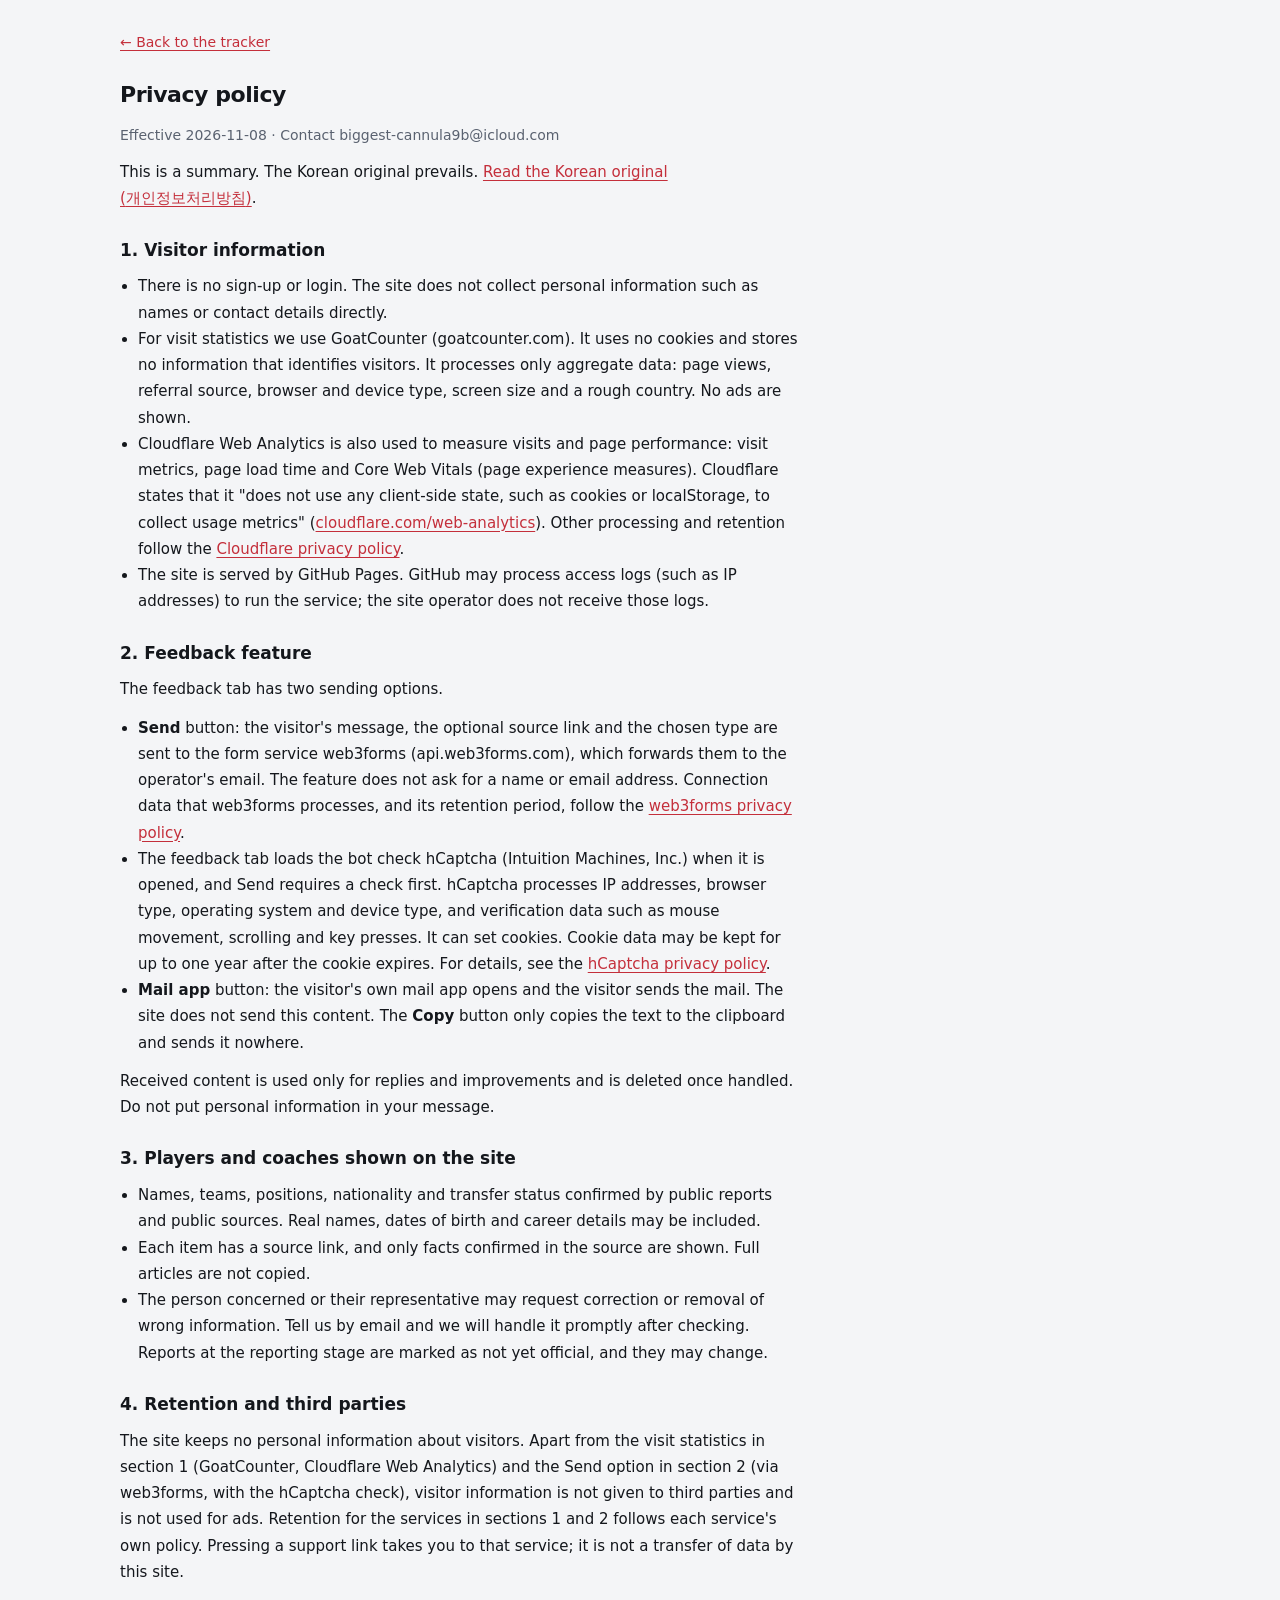
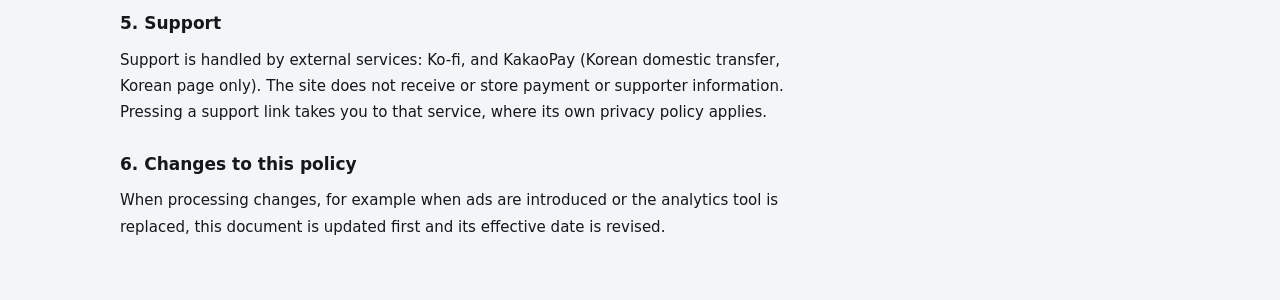
<file: en/privacy/index.html>
<!doctype html><html lang="en"><head><meta charset="utf-8"><meta name="viewport" content="width=device-width,initial-scale=1,viewport-fit=cover">
<meta name="robots" content="index,follow">
<meta name="theme-color" content="#F4F5F7" media="(prefers-color-scheme: light)">
<meta name="theme-color" content="#0F1318" media="(prefers-color-scheme: dark)">
<title>Privacy policy · VCT LFT·FA Tracker</title>
<link rel="stylesheet" href="../../css/style.css">
</head><body><div class="page"><main class="doc">
<a class="back" href="../">← Back to the tracker</a>
<h1>Privacy policy</h1>
<p class="meta">Effective 2026-11-08 · Contact biggest-cannula9b@icloud.com</p>
<p>This is a summary. The Korean original prevails. <a href="../../privacy/">Read the Korean original (<span lang="ko">개인정보처리방침</span>)</a>.</p>

<h2>1. Visitor information</h2>
<ul>
<li>There is no sign-up or login. The site does not collect personal information such as names or contact details directly.</li>
<li>For visit statistics we use GoatCounter (goatcounter.com). It uses no cookies and stores no information that identifies visitors. It processes only aggregate data: page views, referral source, browser and device type, screen size and a rough country. No ads are shown.</li>
<li>Cloudflare Web Analytics is also used to measure visits and page performance: visit metrics, page load time and Core Web Vitals (page experience measures). Cloudflare states that it "does not use any client-side state, such as cookies or localStorage, to collect usage metrics" (<a href="https://www.cloudflare.com/web-analytics/">cloudflare.com/web-analytics</a>). Other processing and retention follow the <a href="https://www.cloudflare.com/privacypolicy/">Cloudflare privacy policy</a>.</li>
<li>The site is served by GitHub Pages. GitHub may process access logs (such as IP addresses) to run the service; the site operator does not receive those logs.</li>
</ul>

<h2>2. Feedback feature</h2>
<p>The feedback tab has two sending options.</p>
<ul>
<li><strong>Send</strong> button: the visitor's message, the optional source link and the chosen type are sent to the form service web3forms (api.web3forms.com), which forwards them to the operator's email. The feature does not ask for a name or email address. Connection data that web3forms processes, and its retention period, follow the <a href="https://web3forms.com/privacy">web3forms privacy policy</a>.</li>
<li>The feedback tab loads the bot check hCaptcha (Intuition Machines, Inc.) when it is opened, and Send requires a check first. hCaptcha processes IP addresses, browser type, operating system and device type, and verification data such as mouse movement, scrolling and key presses. It can set cookies. Cookie data may be kept for up to one year after the cookie expires. For details, see the <a href="https://www.hcaptcha.com/privacy">hCaptcha privacy policy</a>.</li>
<li><strong>Mail app</strong> button: the visitor's own mail app opens and the visitor sends the mail. The site does not send this content. The <strong>Copy</strong> button only copies the text to the clipboard and sends it nowhere.</li>
</ul>
<p>Received content is used only for replies and improvements and is deleted once handled. Do not put personal information in your message.</p>

<h2>3. Players and coaches shown on the site</h2>
<ul>
<li>Names, teams, positions, nationality and transfer status confirmed by public reports and public sources. Real names, dates of birth and career details may be included.</li>
<li>Each item has a source link, and only facts confirmed in the source are shown. Full articles are not copied.</li>
<li>The person concerned or their representative may request correction or removal of wrong information. Tell us by email and we will handle it promptly after checking. Reports at the reporting stage are marked as not yet official, and they may change.</li>
</ul>

<h2>4. Retention and third parties</h2>
<p>The site keeps no personal information about visitors. Apart from the visit statistics in section 1 (GoatCounter, Cloudflare Web Analytics) and the Send option in section 2 (via web3forms, with the hCaptcha check), visitor information is not given to third parties and is not used for ads. Retention for the services in sections 1 and 2 follows each service's own policy. Pressing a support link takes you to that service; it is not a transfer of data by this site.</p>

<h2>5. Support</h2>
<p>Support is handled by external services: Ko-fi, and KakaoPay (Korean domestic transfer, Korean page only). The site does not receive or store payment or supporter information. Pressing a support link takes you to that service, where its own privacy policy applies.</p>

<h2>6. Changes to this policy</h2>
<p>When processing changes, for example when ads are introduced or the analytics tool is replaced, this document is updated first and its effective date is revised.</p>
</main></div><!-- Cloudflare Web Analytics --><script type='module' src='https://static.cloudflareinsights.com/beacon.min.js' data-cf-beacon='{"token": "d962699d53dd49588658760e139e1fe2"}'></script><!-- End Cloudflare Web Analytics --></body></html>
</file>
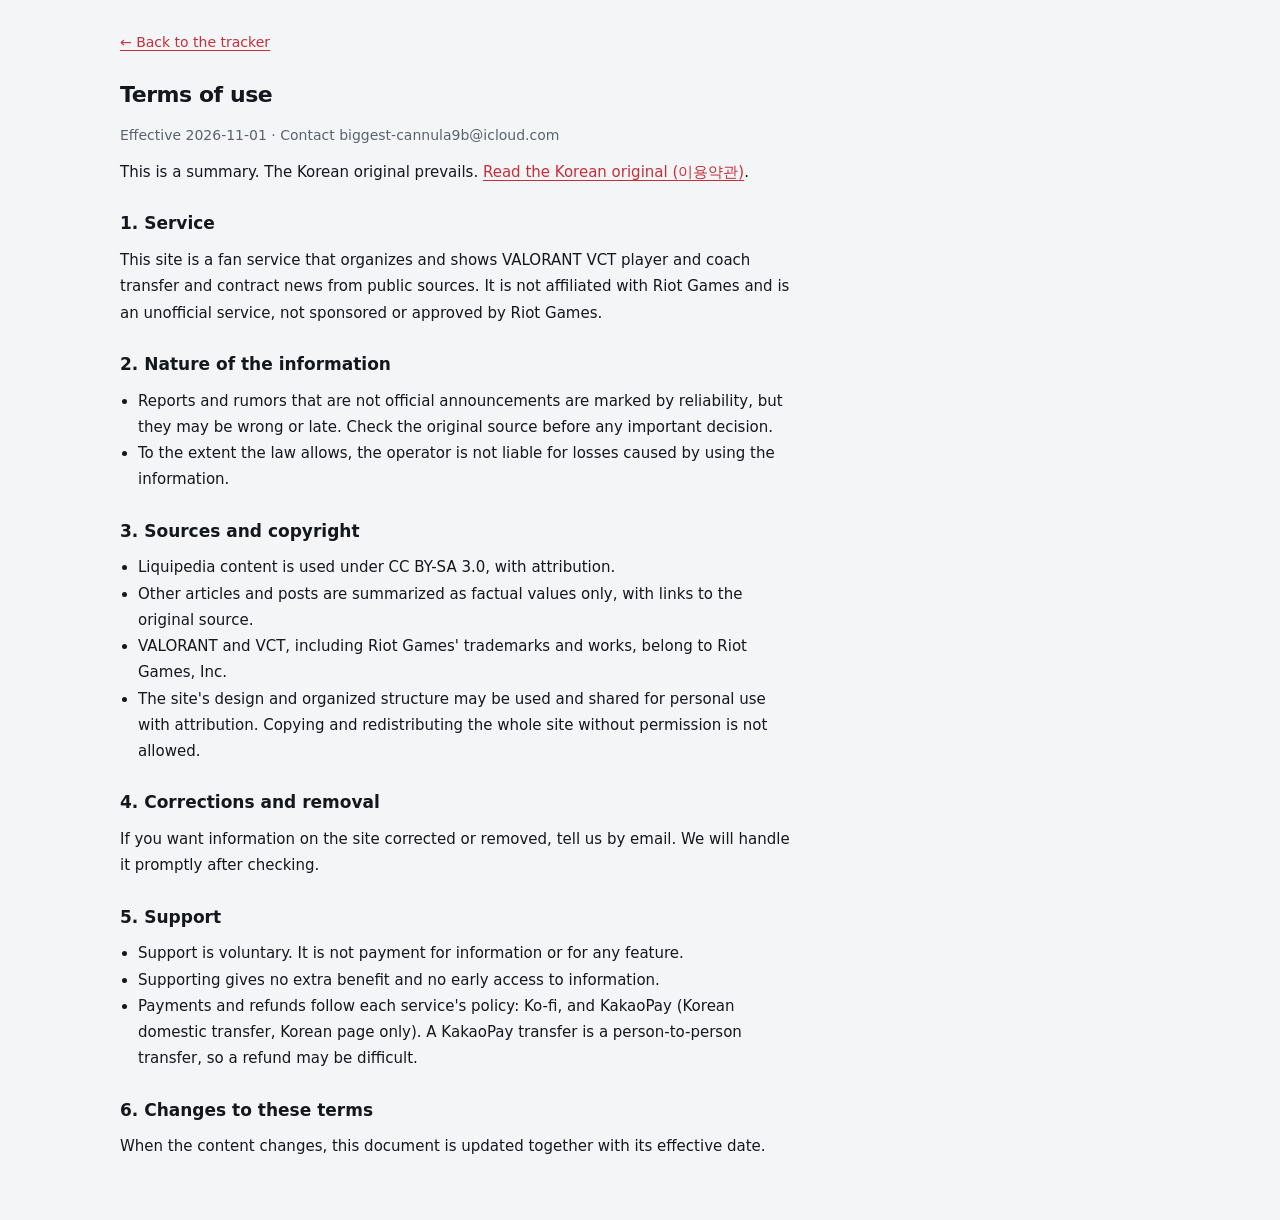
<file: en/terms/index.html>
<!doctype html><html lang="en"><head><meta charset="utf-8"><meta name="viewport" content="width=device-width,initial-scale=1,viewport-fit=cover">
<meta name="robots" content="index,follow">
<meta name="theme-color" content="#F4F5F7" media="(prefers-color-scheme: light)">
<meta name="theme-color" content="#0F1318" media="(prefers-color-scheme: dark)">
<title>Terms of use · VCT LFT·FA Tracker</title>
<link rel="stylesheet" href="../../css/style.css">
</head><body><div class="page"><main class="doc">
<a class="back" href="../">← Back to the tracker</a>
<h1>Terms of use</h1>
<p class="meta">Effective 2026-11-01 · Contact biggest-cannula9b@icloud.com</p>
<p>This is a summary. The Korean original prevails. <a href="../../terms/">Read the Korean original (<span lang="ko">이용약관</span>)</a>.</p>

<h2>1. Service</h2>
<p>This site is a fan service that organizes and shows VALORANT VCT player and coach transfer and contract news from public sources. It is not affiliated with Riot Games and is an unofficial service, not sponsored or approved by Riot Games.</p>

<h2>2. Nature of the information</h2>
<ul>
<li>Reports and rumors that are not official announcements are marked by reliability, but they may be wrong or late. Check the original source before any important decision.</li>
<li>To the extent the law allows, the operator is not liable for losses caused by using the information.</li>
</ul>

<h2>3. Sources and copyright</h2>
<ul>
<li>Liquipedia content is used under CC BY-SA 3.0, with attribution.</li>
<li>Other articles and posts are summarized as factual values only, with links to the original source.</li>
<li>VALORANT and VCT, including Riot Games' trademarks and works, belong to Riot Games, Inc.</li>
<li>The site's design and organized structure may be used and shared for personal use with attribution. Copying and redistributing the whole site without permission is not allowed.</li>
</ul>

<h2>4. Corrections and removal</h2>
<p>If you want information on the site corrected or removed, tell us by email. We will handle it promptly after checking.</p>

<h2>5. Support</h2>
<ul>
<li>Support is voluntary. It is not payment for information or for any feature.</li>
<li>Supporting gives no extra benefit and no early access to information.</li>
<li>Payments and refunds follow each service's policy: Ko-fi, and KakaoPay (Korean domestic transfer, Korean page only). A KakaoPay transfer is a person-to-person transfer, so a refund may be difficult.</li>
</ul>

<h2>6. Changes to these terms</h2>
<p>When the content changes, this document is updated together with its effective date.</p>
</main></div><!-- Cloudflare Web Analytics --><script type='module' src='https://static.cloudflareinsights.com/beacon.min.js' data-cf-beacon='{"token": "d962699d53dd49588658760e139e1fe2"}'></script><!-- End Cloudflare Web Analytics --></body></html>
</file>
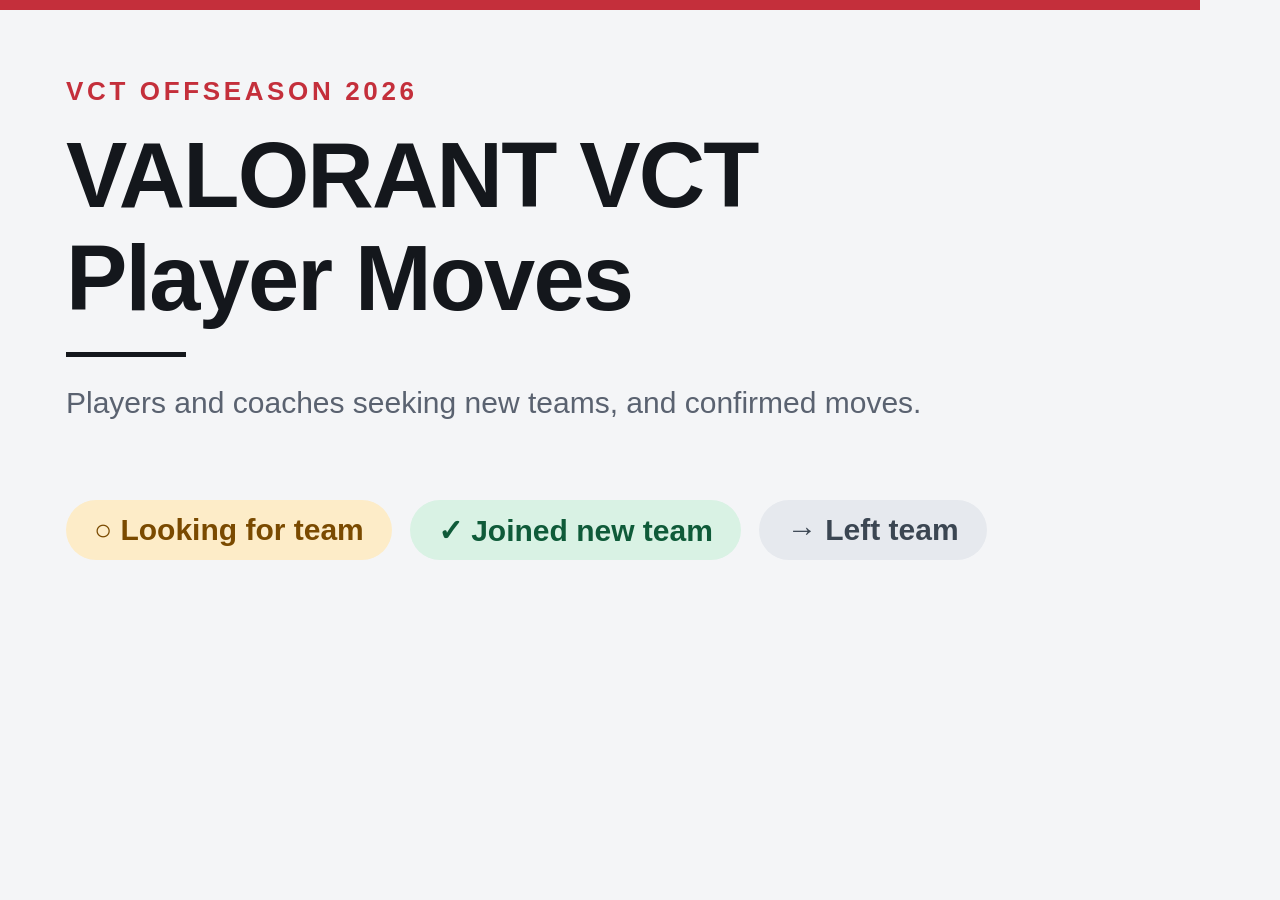
<file: dev/og-en.html>
<!doctype html>
<html lang="en">
<head>
<meta charset="utf-8">
<!-- Link preview source (English, 1200×630). Source of the root og-en.png. build.mjs does not copy dev/.
     Redraw (Windows Chrome, from the repo root):
     "C:\Program Files\Google\Chrome\Application\chrome.exe" --headless=new --hide-scrollbars --window-size=1200,630 --screenshot=og-en.png file:///C:/.../VCT-board/dev/og-en.html
     Font used for capture: Malgun Gothic. Pretendard is not installed on this PC, so the stack fell back to it. -->
<style>
*{box-sizing:border-box}
html,body{margin:0;width:1200px;height:630px;overflow:hidden;background:#F4F5F7}
.card{position:relative;width:1200px;height:630px;background:#F4F5F7;color:#14171C;font-family:"Pretendard Variable","Pretendard","Malgun Gothic","Apple SD Gothic Neo",sans-serif;word-break:keep-all}
.bar{position:absolute;left:0;top:0;width:1200px;height:10px;background:#C42F3B}
.kicker{position:absolute;left:66px;top:76px;margin:0;font-size:26px;font-weight:800;letter-spacing:.14em;color:#C42F3B;white-space:nowrap}
.title{position:absolute;left:66px;top:124px;margin:0;font-size:92px;font-weight:900;line-height:1.12;letter-spacing:-.02em;white-space:nowrap}
.rule{position:absolute;left:66px;top:352px;width:120px;height:5px;background:#14171C}
.desc{position:absolute;left:66px;top:382px;margin:0;font-size:30px;line-height:1.4;color:#5A6270;white-space:nowrap}
.pills{position:absolute;left:66px;top:500px;display:flex;gap:18px}
.pill{display:inline-flex;align-items:center;height:60px;padding:0 28px;border-radius:999px;font-size:30px;font-weight:700;white-space:nowrap}
.p-open{background:#FDECC8;color:#7A4A00}
.p-signed{background:#D9F2E4;color:#0F5B39}
.p-left{background:#E6E9EE;color:#3B4652}
</style>
</head>
<body>
<div class="card" role="img" aria-label="VALORANT VCT Player Moves">
  <div class="bar"></div>
  <p class="kicker">VCT OFFSEASON 2026</p>
  <h1 class="title">VALORANT VCT<br>Player Moves</h1>
  <div class="rule"></div>
  <p class="desc">Players and coaches seeking new teams, and confirmed moves.</p>
  <div class="pills">
    <span class="pill p-open">○ Looking for team</span>
    <span class="pill p-signed">✓ Joined new team</span>
    <span class="pill p-left">→ Left team</span>
  </div>
</div>
</body>
</html>
</file>
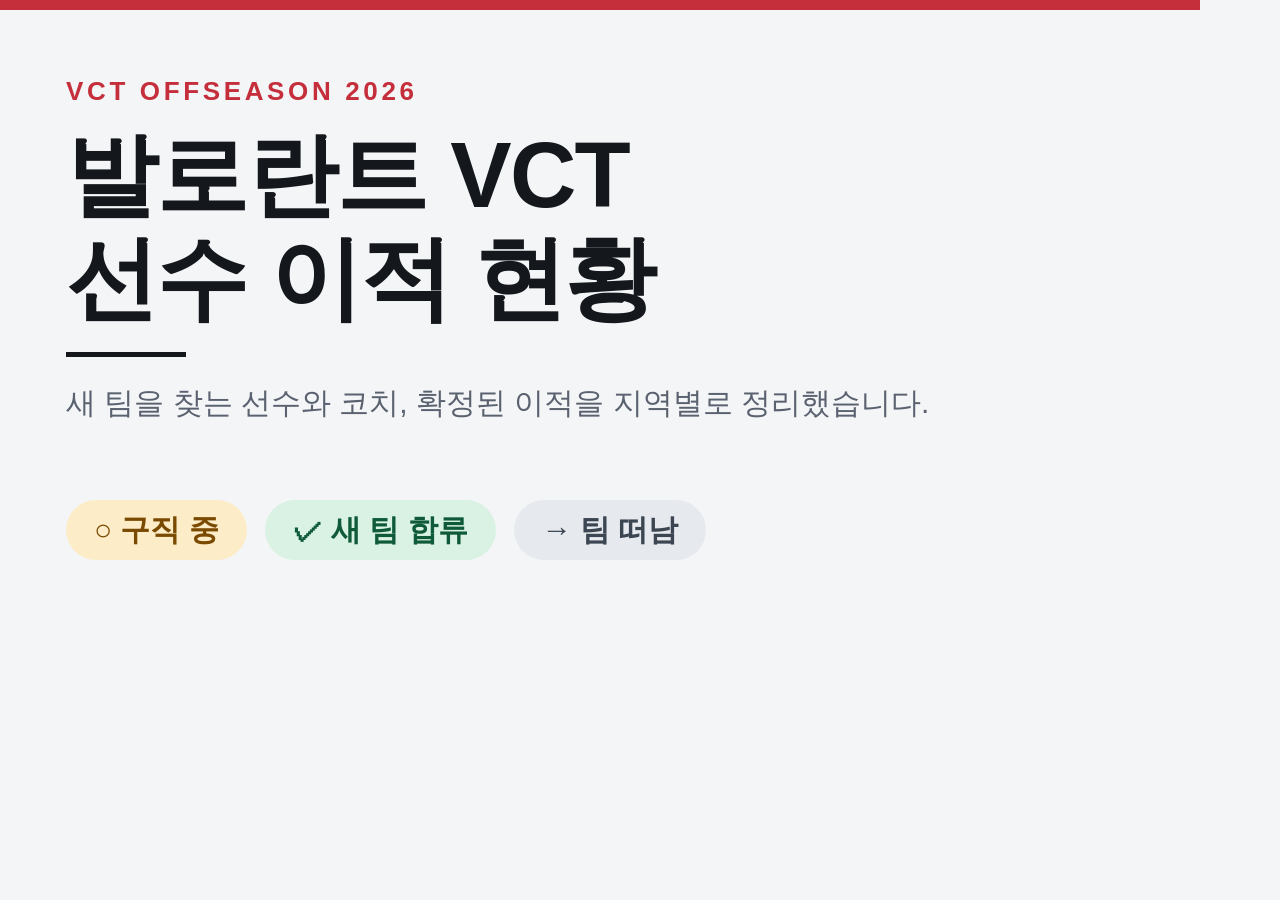
<file: dev/og.html>
<!doctype html>
<html lang="ko">
<head>
<meta charset="utf-8">
<!-- 링크 미리보기 원본(한국어, 1200×630). 저장소 루트 og.png 의 원본이다. build.mjs 는 dev/ 를 복사하지 않는다.
     다시 그리기(Windows Chrome, 저장소 루트에서):
     "C:\Program Files\Google\Chrome\Application\chrome.exe" --headless=new --hide-scrollbars --window-size=1200,630 --screenshot=og.png file:///C:/.../VCT-board/dev/og.html
     캡처에 쓴 글꼴: Malgun Gothic(맑은 고딕). Pretendard 는 이 PC에 설치되어 있지 않아 다음 글꼴로 대체되었다. -->
<style>
*{box-sizing:border-box}
html,body{margin:0;width:1200px;height:630px;overflow:hidden;background:#F4F5F7}
.card{position:relative;width:1200px;height:630px;background:#F4F5F7;color:#14171C;font-family:"Pretendard Variable","Pretendard","Malgun Gothic","Apple SD Gothic Neo",sans-serif;word-break:keep-all}
.bar{position:absolute;left:0;top:0;width:1200px;height:10px;background:#C42F3B}
.kicker{position:absolute;left:66px;top:76px;margin:0;font-size:26px;font-weight:800;letter-spacing:.14em;color:#C42F3B;white-space:nowrap}
.title{position:absolute;left:66px;top:124px;margin:0;font-size:92px;font-weight:900;line-height:1.12;letter-spacing:-.02em;white-space:nowrap}
.rule{position:absolute;left:66px;top:352px;width:120px;height:5px;background:#14171C}
.desc{position:absolute;left:66px;top:382px;margin:0;font-size:30px;line-height:1.4;color:#5A6270;white-space:nowrap}
.pills{position:absolute;left:66px;top:500px;display:flex;gap:18px}
.pill{display:inline-flex;align-items:center;height:60px;padding:0 28px;border-radius:999px;font-size:30px;font-weight:700;white-space:nowrap}
.p-open{background:#FDECC8;color:#7A4A00}
.p-signed{background:#D9F2E4;color:#0F5B39}
.p-left{background:#E6E9EE;color:#3B4652}
</style>
</head>
<body>
<div class="card" role="img" aria-label="발로란트 VCT 선수 이적 현황">
  <div class="bar"></div>
  <p class="kicker">VCT OFFSEASON 2026</p>
  <h1 class="title">발로란트 VCT<br>선수 이적 현황</h1>
  <div class="rule"></div>
  <p class="desc">새 팀을 찾는 선수와 코치, 확정된 이적을 지역별로 정리했습니다.</p>
  <div class="pills">
    <span class="pill p-open">○ 구직 중</span>
    <span class="pill p-signed">✓ 새 팀 합류</span>
    <span class="pill p-left">→ 팀 떠남</span>
  </div>
</div>
</body>
</html>
</file>
<file: css/style.css>
:root{color-scheme:light} [hidden]{display:none!important} img{max-width:100%}
/* 방향: 이적 원장(ledger). 종이빛 바탕에 짙은 잉크, 강조는 코랄 하나. 장식 대신 굵기 차이와 상태 띠·기호로 훑어 읽게 한다.
   토큰 3층(16회차 D-1): 1층 기본값(:root 와 다크 블록: 글자·간격·모서리·터치·원색) → 2층 의미(:root 에서 한 번만: --text-*, --space-*, --radius-*, --color-*, --status-*) → 3층 컴포넌트(규칙 맨 위의 --name 선언).
   :root 와 테마 블록 밖에서는 2층·3층 토큰만 쓴다. 새 팔레트·테마 규칙은 docs/디자인-설계-2026-11.md. */
:root {
  /* 1층 기본값: 글자 크기, 간격, 모서리, 터치 크기, 원색(라이트). 테마에 따라 바뀌는 값은 아래 다크 블록이 다시 쓴다. */
  --fs-1: 13px; --fs-2: 14px; --fs-3: 15px; --fs-4: 17px; --fs-5: 22px; --fs-6: 28px;
  --fs-team: 19px; --fs-region: var(--fs-5); --fs-site: 19px; --fs-hero: 24px;
  --sp-1: 4px; --sp-2: 8px; --sp-3: 12px; --sp-4: 16px; --sp-5: 24px; --sp-6: 32px; --sp-7: 48px;
  --r-1: 4px; --r-2: 8px; --r-pill: 999px;
  --tap: 36px;
  --neutral-0: #FFFFFF; --neutral-50: #F4F5F7; --neutral-200: #DDE1E6; --neutral-600: #5A6270; --neutral-900: #14171C;
  --neutral-float: #FFFFFF; --neutral-mono: #14171C; --neutral-mono-fg: #F4F5F7;
  --coral-600: #C42F3B; --coral-on: #FFFFFF;
  --green-100: #D9F2E4; --green-600: #1E8A5A; --green-900: #0F5B39;
  --amber-100: #FDECC8; --amber-900: #7A4A00; --amber-600: #C08400;
  --slate-100: #E6E9EE; --slate-800: #3B4652; --slate-400: #7B8794;
  --plum-100: #F3E3F0; --plum-900: #7A1F5C;
  --shadow-float-prim: 0 2px 8px rgba(20, 23, 28, .14);
  /* 고정 요소의 높이·위치. 구역 머리는 탭 바 바로 밑에 붙인다: 틈이 생기면 행이 비쳐 보이므로 탭 높이와 같게 둔다. */
  --tab-h: 44px; --tabs-h: var(--tab-h);
  --dock-h: var(--tap);
  --dock-bottom: max(var(--sp-4), env(safe-area-inset-bottom, 0px));
  --dock-right: max(var(--sp-4), env(safe-area-inset-right, 0px));
  --wrap: 1040px;
  /* 웹폰트 없이 설치된 한글 글꼴을 쓴다. 외부 요청이 없어 글꼴 때문에 늦거나 바뀌어 보이지 않는다. */
  --font: "Pretendard Variable", "Pretendard", "Apple SD Gothic Neo", "Malgun Gothic", "Noto Sans KR", system-ui, -apple-system, "Segoe UI", sans-serif;
  --mono: ui-monospace, "SFMono-Regular", "Cascadia Mono", Consolas, "Liberation Mono", monospace;

  /* 2층 의미 토큰: 규칙은 이 이름만 쓴다. 값은 1층을 가리키므로 다크 모드에서는 1층 값만 바뀐다. */
  --text-meta: var(--fs-1); --text-small: var(--fs-2); --text-body: var(--fs-3); --text-name: var(--fs-4);
  --text-title: var(--fs-5); --text-display: var(--fs-6); --text-region: var(--fs-region); --text-team: var(--fs-team);
  --text-site: var(--fs-site); --text-hero: var(--fs-hero);
  --space-xs: var(--sp-1); --space-s: var(--sp-2); --space-m: var(--sp-3); --space-l: var(--sp-4);
  --space-xl: var(--sp-5); --space-2xl: var(--sp-6); --space-3xl: var(--sp-7);
  --radius-s: var(--r-1); --radius-m: var(--r-2); --radius-pill: var(--r-pill);
  --control-h: var(--tap); --link-underline-offset: 3px;
  --color-bg: var(--neutral-50); --surface: var(--neutral-0); --surface-float: var(--neutral-float);
  --color-ink: var(--neutral-900); --color-mute: var(--neutral-600); --color-line: var(--neutral-200); --color-line-strong: var(--neutral-600);
  --color-accent: var(--coral-600); --color-on-accent: var(--coral-on);
  --color-mono-bg: var(--neutral-mono); --color-mono-fg: var(--neutral-mono-fg);
  --status-open-bg: var(--amber-100); --status-open-fg: var(--amber-900); --status-open-rail: var(--amber-600);
  --status-signed-bg: var(--green-100); --status-signed-fg: var(--green-900); --status-signed-rail: var(--green-600);
  --status-left-bg: var(--slate-100); --status-left-fg: var(--slate-800); --status-left-rail: var(--slate-400);
  --status-warn-bg: var(--plum-100); --status-warn-fg: var(--plum-900);
  /* 떠 있는 컨트롤(막대): 테두리는 본문 글자색 수준, 면은 바탕보다 살짝 밝게, 그림자는 라이트에서만 */
  --shadow-float: var(--shadow-float-prim);
}
@media (prefers-color-scheme: dark) {
  :root:not([data-theme="light"]) {
    --neutral-0: #181D24; --neutral-50: #0F1318; --neutral-200: #2A313B; --neutral-600: #9AA4B1; --neutral-900: #ECEFF3;
    --neutral-float: #222831; --neutral-mono: #222831; --neutral-mono-fg: #ECEFF3;
    --coral-600: #FF6B73; --coral-on: #1A0507;
    --green-100: #123426; --green-600: #4CC08E; --green-900: #7ADBAE;
    --amber-100: #3A2C0E; --amber-900: #F4C873; --amber-600: #E0A93A;
    --slate-100: #252C35; --slate-800: #B8C4CF; --slate-400: #8796A3;
    --plum-100: #3A1730; --plum-900: #F0A6D8;
    --shadow-float-prim: none;
    color-scheme: dark;
  }
}
/* 강제 다크 블록: 화면은 더 이상 data-theme 를 달지 않는다. dev/styleguide 의 어두운 틀과 css-check 의 대비 점검이 쓴다. 위 블록과 같은 값이라 두 번 쓴다. */
:root[data-theme="dark"] {
  --neutral-0: #181D24; --neutral-50: #0F1318; --neutral-200: #2A313B; --neutral-600: #9AA4B1; --neutral-900: #ECEFF3;
  --neutral-float: #222831; --neutral-mono: #222831; --neutral-mono-fg: #ECEFF3;
  --coral-600: #FF6B73; --coral-on: #1A0507;
  --green-100: #123426; --green-600: #4CC08E; --green-900: #7ADBAE;
  --amber-100: #3A2C0E; --amber-900: #F4C873; --amber-600: #E0A93A;
  --slate-100: #252C35; --slate-800: #B8C4CF; --slate-400: #8796A3;
  --plum-100: #3A1730; --plum-900: #F0A6D8;
  --shadow-float-prim: none;
  color-scheme: dark;
}

body {
  margin: 0;
  background: var(--color-bg);
  color: var(--color-ink);
  font-family: var(--font);
  font-size: var(--text-body);
  line-height: 1.6;
  word-break: keep-all;
  -webkit-text-size-adjust: 100%;
  padding-block: var(--space-xl) var(--space-3xl);
  padding-left: max(var(--space-l), env(safe-area-inset-left, 0px));
  padding-right: max(var(--space-l), env(safe-area-inset-right, 0px));
}
.page { max-width: var(--wrap); margin-inline: auto; display: flex; flex-direction: column; gap: var(--space-l); }
a { color: var(--color-accent); text-underline-offset: var(--link-underline-offset); }
button { cursor: pointer; font: inherit; color: inherit; }
input, select { font: inherit; color: inherit; }
:focus-visible { --focus-offset: 2px; outline: 3px solid var(--color-accent); outline-offset: var(--focus-offset); }
@media (prefers-reduced-motion: reduce) { * { scroll-behavior: auto !important; transition: none !important; } }
time { font-variant-numeric: tabular-nums; }

/* ── 머리: 사이트 제목 한 줄과 기준 시각 */
.top { display: grid; grid-template-columns: minmax(0, 1fr) auto; align-items: center; gap: var(--space-s) var(--space-l); }
.top-text { display: flex; flex-direction: column; gap: var(--space-xs); min-width: 0; }
/* 오른쪽 칸: 테마 전환과 EN/KR 한 줄, 후원 메뉴 아래. 두 칸 모두 오른쪽 정렬이다. */
.top-side { display: flex; flex-direction: column; align-items: flex-end; gap: var(--space-m); }
.top-prefs { display: flex; flex-wrap: wrap; justify-content: flex-end; align-items: center; gap: var(--space-s); }
.site { margin: 0; font-size: var(--text-title); font-weight: 800; line-height: 1.3; letter-spacing: -0.02em; }
p.site { font-size: var(--text-small); font-weight: 700; color: var(--color-mute); letter-spacing: 0; }
.lede { margin: 0; color: var(--color-mute); font-size: var(--text-small); }
.lede .more { display: none; }
/* 후원 메뉴: 헤더 오른쪽에 항상 보이는 링크 칩. JS 없음. */
.support-menu { display: flex; flex-wrap: nowrap; align-items: center; gap: var(--space-s); font-size: var(--text-small); }
.support-label { color: var(--color-mute); font-weight: 700; }
.support-menu a { display: inline-flex; align-items: center; min-height: var(--control-h); padding: 0 var(--space-m); border: 1px solid var(--color-line); border-radius: var(--radius-pill); background: var(--surface); color: var(--color-ink); text-decoration: none; }
.support-menu a:hover { border-color: var(--color-mute); text-decoration: underline; text-underline-offset: var(--link-underline-offset); }
/* EN/KR 전환: 현재 언어는 굵기와 밑줄로도 보인다(색만으로 구분하지 않는다). */
/* 전환 버튼은 내용 폭을 지킨다: 부모 flex 가 늘이거나 줄이지 못하게 한다. */
/* 테마 전환(시스템·라이트·다크)은 EN/KR 과 같은 알약 묶음을 쓴다. 고른 칸은 굵기와 밑줄로도 보인다. */
.lang-switch { display: inline-flex; flex: 0 0 auto; width: auto; max-width: max-content; align-items: center; border: 1px solid var(--color-line-strong); border-radius: var(--radius-pill); overflow: hidden; font-size: var(--text-small); }
.lang-switch a { display: inline-flex; flex: 0 0 auto; align-items: center; min-height: var(--control-h); padding: 0 var(--space-m); border: 0; background: none; color: var(--color-mute); text-decoration: none; }
.lang-switch a:hover { color: var(--color-ink); text-decoration: underline; text-underline-offset: var(--link-underline-offset); }
.lang-switch a[aria-current="true"] { color: var(--color-ink); font-weight: 700; text-decoration: underline; text-underline-offset: var(--link-underline-offset); background: var(--surface); }
/* 원문 표시: 영문 화면의 한국어 글. KR 표시는 글자 크기를 줄여 테두리 칸으로 둔다. */
.kr-tag { --kr-pad: 5px; --kr-shift: 1px; display: inline-block; margin-left: var(--space-xs); padding: 0 var(--kr-pad); border: 1px solid var(--color-line); border-radius: var(--radius-s); font-size: var(--text-meta); line-height: 1.5; color: var(--color-mute); vertical-align: var(--kr-shift); }

/* ── 탭: 목록을 내려도 위에 붙어 있다 */
.tabs { position: sticky; top: 0; z-index: 5; display: flex; gap: 0 var(--space-xl); background: var(--color-bg); border-bottom: 1px solid var(--color-line); overflow-x: auto; scrollbar-width: none; }
.tabs::-webkit-scrollbar { display: none; }
.tab { --tab-pad: 1px; flex: none; height: var(--tab-h); box-sizing: border-box; background: none; border: 0; border-bottom: 3px solid transparent; padding: 0 var(--tab-pad); font-size: var(--text-name); color: var(--color-mute); font-weight: 500; white-space: nowrap; }
.tab:hover { color: var(--color-ink); }
.tab[aria-pressed="true"] { color: var(--color-ink); font-weight: 700; border-bottom-color: var(--color-accent); }
.tab .n { margin-left: var(--space-xs); font-size: var(--text-meta); font-weight: 400; font-variant-numeric: tabular-nums; }

/* ── 필터: 두 줄. 1줄 상태 칩 + 검색, 2줄 지역 칩 + 정렬 */
.filters { display: flex; flex-direction: column; gap: var(--space-s); }
.bar { display: flex; flex-wrap: wrap; gap: var(--space-s) var(--space-l); align-items: center; justify-content: space-between; }
.chips { display: flex; flex-wrap: wrap; gap: var(--space-s); min-width: 0; }
.chip { --chip-gap: 6px; display: inline-flex; align-items: center; gap: var(--chip-gap); min-height: var(--control-h); padding: 0 var(--space-m); background: var(--surface); border: 1px solid var(--color-line); border-radius: var(--radius-pill); font-size: var(--text-small); color: var(--color-ink); white-space: nowrap; }
.chip:hover { border-color: var(--color-mute); }
.chip[aria-pressed="true"] { background: var(--color-ink); border-color: var(--color-ink); color: var(--color-bg); font-weight: 700; }
.chip .n { font-size: var(--text-meta); font-variant-numeric: tabular-nums; }
.chip .n.new { --badge-pad-x: 6px; padding: 0 var(--badge-pad-x); border-radius: var(--radius-pill); background: var(--color-accent); color: var(--color-on-accent); font-weight: 700; }
/* 세그먼트: 붙은 단추 묶음. 가장자리만 둥글고, 고른 칸이 안쪽 테두리를 덮는다. */
.bar.b2 { column-gap: var(--space-s); }
.seg { gap: 0; }
.seg > .chip { --seg-overlap: -1px; border-radius: 0; margin-left: var(--seg-overlap); }
.seg > .chip:first-child { border-radius: var(--radius-pill) 0 0 var(--radius-pill); margin-left: 0; }
.seg > .chip:last-child { border-radius: 0 var(--radius-pill) var(--radius-pill) 0; }
.seg > .chip:only-child { border-radius: var(--radius-pill); }
.seg > .chip[aria-pressed="true"] { position: relative; z-index: 1; }
/* 거르기 칸(포지션·기간)과 파트너 단추. 칸 높이는 모두 --control-h. 쓰지 않는 칸은 자리만 남기고 가린다. */
.fx { flex: 1 1 auto; display: flex; flex-wrap: wrap; align-items: center; gap: var(--space-s); min-width: 0; }
.fsel { --fsel-pad: var(--space-m); --chev: 6px; position: relative; display: inline-flex; min-height: var(--control-h); }
.fsel select { appearance: none; -webkit-appearance: none; min-height: var(--control-h); box-sizing: border-box; max-width: 12rem; padding: 0 var(--space-xl) 0 var(--fsel-pad); background: var(--surface); color: var(--color-ink); border: 1px solid var(--color-line-strong); border-radius: var(--radius-pill); font-size: var(--text-small); }
.fsel::after { content: ""; position: absolute; right: var(--space-m); top: 50%; width: var(--chev); height: var(--chev); border: solid var(--color-ink); border-width: 0 2px 2px 0; transform: translateY(-75%) rotate(45deg); pointer-events: none; }
/* 거르기를 쓰고 있을 때는 테두리를 짙게, 글자를 굵게 한다(색만으로 알리지 않는다). */
.fsel.is-set select { border-color: var(--color-ink); font-weight: 700; }
.fsel.is-off, .chip.toggle.is-off { visibility: hidden; }
.chip.toggle::before { content: ""; display: inline-block; width: var(--space-m); height: var(--space-m); box-sizing: border-box; border: 2px solid currentColor; border-radius: var(--radius-pill); }
.chip.toggle[aria-pressed="true"]::before { background: currentColor; }
.sum::before { font-size: var(--text-meta); }
.sum.open::before { content: "○"; content: "○" / ""; color: var(--status-open-fg); }
.sum.signed::before { content: "✓"; content: "✓" / ""; color: var(--status-signed-fg); }
.sum.left::before { content: "→"; content: "→" / ""; color: var(--status-left-fg); }
.sum[aria-pressed="true"]::before { color: inherit; }
.search { --search-pad-left: 34px; --search-icon-x: 11px; flex: 0 1 18rem; min-width: 0; width: 100%; min-height: var(--control-h); box-sizing: border-box; background: var(--surface); border: 1px solid var(--color-mute); border-radius: var(--radius-s); padding: 0 var(--space-m) 0 var(--search-pad-left); font-size: var(--text-small);
  background-image: url("data:image/svg+xml,%3Csvg xmlns='http://www.w3.org/2000/svg' width='16' height='16' fill='none' stroke='%23888' stroke-width='2'%3E%3Ccircle cx='7' cy='7' r='5'/%3E%3Cpath d='M11 11l4 4'/%3E%3C/svg%3E"); background-repeat: no-repeat; background-position: var(--search-icon-x) 50%; }
.search::placeholder { color: var(--color-mute); }

/* ── 목록 머리: 지역(또는 날짜)은 탭 아래에 붙고, 팀 머리는 인원 수와 함께 항상 같은 모양 */
.rh { position: sticky; top: var(--tabs-h); z-index: 4; display: flex; flex-wrap: wrap; align-items: baseline; gap: 0 var(--space-s); margin: var(--space-xl) 0 0; padding: var(--space-s) 0; background: var(--color-bg); border-bottom: 2px solid var(--color-ink); scroll-margin-top: var(--tabs-h); }
#view > .rh:first-child, .hint + .rh, .kind + .rh { margin-top: var(--space-s); }
.rh h2 { margin: 0; font-size: var(--text-region); font-weight: 800; }
.rh .en { color: var(--color-mute); font-size: var(--text-meta); }
.rh .n { margin-left: auto; color: var(--color-mute); font-size: var(--text-meta); font-variant-numeric: tabular-nums; }
.kind { margin: var(--space-2xl) 0 0; font-size: var(--text-small); font-weight: 700; letter-spacing: .04em; color: var(--color-mute); }
.hint { margin: 0; color: var(--color-mute); font-size: var(--text-small); }
/* 팀 머리: 지역 머리 아래 첫 팀은 선을 두지 않고, 그 뒤 팀마다 구분선을 긋는다. */
.th { display: flex; align-items: baseline; gap: var(--space-s); margin: 0; padding: var(--space-xl) 0 var(--space-s); border-top: 1px solid var(--color-line-strong); font-size: var(--text-team); font-weight: 800; color: var(--color-ink); letter-spacing: .02em; }
.rh + .th { padding-top: var(--space-s); border-top: 0; }
.th a { color: var(--color-ink); text-decoration: none; }
.th a:hover, .th a:focus-visible { text-decoration: underline; }
.th .n { font-weight: 400; font-size: var(--text-meta); color: var(--color-mute); font-variant-numeric: tabular-nums; }
.th .in { color: var(--status-signed-fg); font-weight: 700; }
.th .out { color: var(--status-left-fg); font-weight: 700; }
/* 팀 공통 배경: 팀 머리 아래 한 번. 왼쪽 선으로 묶고 본문은 --text-small 로 줄인다. */
.tnote { max-width: 72ch; margin: 0 0 var(--space-s); padding-left: var(--space-m); border-left: 2px solid var(--color-line); color: var(--color-mute); font-size: var(--text-small); }
.tnote .detail { margin: 0; font-size: var(--text-small); line-height: 1.6; }
.tnote .srcs { margin-top: var(--space-xs); }
.tnote + .list > .row:first-child { border-top: 0; }
.tlink { color: var(--color-mute); font-size: var(--text-meta); }
/* 이동 경로: 출발 → 도착. 도착 팀과 화살표는 한 묶음이라 줄이 바뀌어도 떨어지지 않는다. */
.route { --route-gap: 2px; display: block; margin-top: var(--route-gap); color: var(--color-mute); font-size: var(--text-small); overflow-wrap: anywhere; }
.route a { color: inherit; text-decoration: none; }
.route a:hover { text-decoration: underline; text-underline-offset: var(--link-underline-offset); }
.r-from { color: var(--color-mute); }
.r-next { white-space: nowrap; }
.r-arrow { margin: 0 var(--space-xs); }
.r-to { color: var(--color-ink); font-weight: 700; }
.r-tag { --tag-pad-x: 6px; margin-left: var(--space-xs); padding: 0 var(--tag-pad-x); border: 1px solid var(--color-line); border-radius: var(--radius-s); font-size: var(--text-meta); }
.dp-route { margin: var(--space-xs) 0 0; font-size: var(--text-name); font-weight: 700; }
.dp-route .route { margin: 0; font-size: inherit; }
/* 스크린 리더에만 읽힌다. */
.sr { --sr-size: 1px; position: absolute; width: var(--sr-size); height: var(--sr-size); overflow: hidden; clip: rect(0 0 0 0); clip-path: inset(50%); white-space: nowrap; }
/* 목록 칸 너비: 목록마다 같은 값이라 사람·이동·상태·날짜 칸이 목록끼리 줄이 맞는다. */
.list { --col-person: minmax(0, 2.2fr); --col-move: minmax(0, 2fr); --col-status: minmax(0, 1.6fr); --col-when: 7.5rem; --col-x: var(--control-h); list-style: none; margin: 0; padding: 0; }
/* 목록 머리 행: 데스크톱에서만 보인다. 칸 순서는 행과 같다. */
.cols { display: grid; grid-template-columns: var(--col-person) var(--col-move) var(--col-status) var(--col-when) var(--col-x); column-gap: var(--space-l); padding: var(--space-xs) 0 var(--space-xs) var(--space-l); font-size: var(--text-meta); color: var(--color-mute); border-bottom: 1px solid var(--color-line-strong); }
.move { min-width: 0; color: var(--color-mute); font-size: var(--text-body); overflow-wrap: anywhere; }
.move .team { margin-left: 0; font-size: var(--text-body); }
.move .route { font-size: inherit; }
.move .none { color: var(--color-mute); }
.when { min-width: 0; }
.lead { flex-basis: 100%; color: var(--color-mute); font-size: var(--text-meta); line-height: 1.5; }
/* 펼침 단추: 제목 줄 오른쪽 끝. 칸 크기는 --control-h(데스크톱 36px, 모바일 44px). 펼침 영역은 전체 칸을 쓴다. */
.row-x { --x-size: var(--control-h); --x-chev: var(--space-s); scroll-margin-top: calc(var(--tabs-h) + var(--space-3xl)); position: relative; justify-self: end; width: var(--x-size); height: var(--x-size); padding: 0; display: inline-flex; align-items: center; justify-content: center; border: 1px solid var(--color-line-strong); border-radius: var(--radius-pill); background: var(--surface); color: var(--color-ink); }
.row-x:hover { border-color: var(--color-ink); }
.row-x::before { content: ""; width: var(--x-chev); height: var(--x-chev); border: solid currentColor; border-width: 0 2px 2px 0; transform: translateY(-25%) rotate(45deg); }
.row-x[aria-expanded="true"]::before { transform: translateY(25%) rotate(-135deg); }
.row-fold { grid-column: 1 / -1; margin: 0; padding-top: var(--space-xs); }

/* ── 행: 왼쪽 띠(상태색) | 이름·메타 | 상태·날짜, 아래에 본문과 출처 줄 */
.row { --rail-w: 3px; --rail-radius: 2px; --row-gap-y: 2px; position: relative; display: grid; grid-template-columns: var(--col-person) var(--col-move) var(--col-status) var(--col-when) var(--col-x); gap: var(--row-gap-y) var(--space-l); align-items: start; padding: var(--space-m) 0 var(--space-m) var(--space-l); border-top: 1px solid var(--color-line); }
.th + .list > .row:first-child, .rh + .list > .row:first-child { border-top: 0; }
.row::before { content: ""; position: absolute; left: 0; top: var(--space-m); bottom: var(--space-m); width: var(--rail-w); border-radius: var(--rail-radius); background: var(--rail, var(--color-line)); }
.row.s-open { --rail: var(--status-open-rail); }
.row.s-signed { --rail: var(--status-signed-rail); }
.row.s-reported { --rail: var(--color-mute); }
.row.s-left { --rail: var(--status-left-rail); }
.main { min-width: 0; overflow-wrap: anywhere; }
.name { font-size: var(--text-name); font-weight: 700; }
.team, .reg { margin-left: var(--space-s); color: var(--color-mute); font-size: var(--text-small); }
.meta { display: block; color: var(--color-mute); font-size: var(--text-small); }
a.name { color: inherit; text-decoration: none; }
a.team { color: var(--color-mute); text-decoration: none; }
a.name:hover, a.team:hover { text-decoration: underline; text-underline-offset: var(--link-underline-offset); }
.state { display: flex; flex-wrap: wrap; justify-content: flex-start; align-items: center; gap: var(--space-xs) var(--space-s); text-align: left; }
.pill { --pill-gap: 5px; --pill-pad-y: 1px; --pill-pad-x: 10px; --outline-inset: -1px; display: inline-flex; align-items: center; gap: var(--pill-gap); padding: var(--pill-pad-y) var(--pill-pad-x); border-radius: var(--radius-pill); font-size: var(--text-meta); font-weight: 700; line-height: 1.6; background: var(--bg-c); color: var(--fg-c); }
.pill.open { --bg-c: var(--status-open-bg); --fg-c: var(--status-open-fg); }
.pill.open::before { content: "○"; content: "○" / ""; }
.pill.signed { --bg-c: var(--status-signed-bg); --fg-c: var(--status-signed-fg); }
.pill.signed::before { content: "✓"; content: "✓" / ""; }
/* 합류 보도: 확정 초록을 쓰지 않고 중립색 점선 테두리 + ◇ */
.pill.signed.reported { --bg-c: transparent; --fg-c: var(--color-ink); outline: 1px dashed var(--color-mute); outline-offset: var(--outline-inset); }
.pill.signed.reported::before { content: "◇"; content: "◇" / ""; }
.pill.left { --bg-c: var(--status-left-bg); --fg-c: var(--status-left-fg); }
.pill.left::before { content: "→"; content: "→" / ""; }
.pill.unknown { --bg-c: transparent; --fg-c: var(--color-ink); outline: 1px dashed var(--color-ink); outline-offset: var(--outline-inset); }
.pill.unknown::before { content: "?"; content: "?" / ""; }
.tag { --tag-pad-x: 6px; font-size: var(--text-meta); color: var(--color-mute); border: 1px solid var(--color-line); border-radius: var(--radius-s); padding: 0 var(--tag-pad-x); }
.date { --dot: 7px; --dot-gap: 6px; --dot-shift: 1px; font-size: var(--text-meta); color: var(--color-mute); font-variant-numeric: tabular-nums; }
.date.new { color: var(--color-accent); font-weight: 700; }
.date.new::before { content: ""; display: inline-block; width: var(--dot); height: var(--dot); margin-right: var(--dot-gap); border-radius: 50%; background: currentColor; vertical-align: var(--dot-shift); }
.detail { grid-column: 1 / -1; margin: var(--space-xs) 0 0; max-width: 72ch; font-size: var(--text-body); line-height: 1.65; overflow-wrap: anywhere; }
/* 출처 줄: 본문에서 떼어 낸 출처·시각·교차 확인과 출처 링크 */
.srcs { --srcs-gap: 4px; grid-column: 1 / -1; display: flex; flex-wrap: wrap; align-items: center; gap: var(--space-xs) var(--space-s); margin: var(--space-xs) 0 0; font-size: var(--text-meta); color: var(--color-mute); }
.srcs > * { display: inline-flex; flex-wrap: wrap; align-items: baseline; gap: var(--srcs-gap); }
.srcs b { font-weight: 700; }
.srcs a { color: var(--color-accent); }
.srcs > * + *::before { content: "·"; content: "·" / ""; margin-right: var(--space-xs); }

/* 지켜볼 팀: 종류 배지, 확정 도장, 확인 날짜 */
.row.watch { padding-left: 0; grid-template-columns: minmax(0, 1fr) auto; }
.row.watch::before { display: none; }
/* 펼침 단추는 오른쪽 열의 첫 줄(이름 줄)에 둔다. 첫 줄은 접힌 동안만 두 줄로 자른다(펼치면 전체가 보인다). */
.row.watch > .row-x { grid-column: 2; grid-row: 1 / span 2; align-self: start; }
.row.watch:has(> .row-x[aria-expanded="false"]) .head { display: -webkit-box; -webkit-line-clamp: 2; -webkit-box-orient: vertical; overflow: hidden; }
.wk { --wk-pad-x: 8px; --wk-shift: 2px; display: inline-block; margin-right: var(--space-s); padding: 0 var(--wk-pad-x); border-radius: var(--radius-s); font-size: var(--text-meta); font-weight: 700; vertical-align: var(--wk-shift); background: var(--status-left-bg); color: var(--status-left-fg); }
.wk.withdraw { background: var(--status-warn-bg); color: var(--status-warn-fg); }
.wk.dropped { background: var(--status-open-bg); color: var(--status-open-fg); }
.wk.joining { background: var(--status-signed-bg); color: var(--status-signed-fg); }
.ok { --ok-gap: 4px; --ok-pad-x: 8px; display: inline-flex; align-items: center; gap: var(--ok-gap); padding: 0 var(--ok-pad-x); border: 2px solid var(--color-accent); border-radius: var(--radius-s); color: var(--color-accent); font-size: var(--text-meta); font-weight: 800; }
.ok::before { content: "✓"; content: "✓" / ""; }
.chk { font-family: var(--mono); font-size: var(--text-meta); color: var(--color-mute); }
.lbl { --lbl-pad-x: 6px; display: inline-block; margin-right: var(--space-s); padding: 0 var(--lbl-pad-x); border: 1px solid var(--color-line); border-radius: var(--radius-s); font-size: var(--text-meta); font-weight: 700; color: var(--color-mute); }

/* 일정 */
.row.sch { grid-template-columns: 11rem minmax(0, 1fr); padding-left: 0; }
.row.sch::before { display: none; }
.row.sch .when { font-weight: 700; font-variant-numeric: tabular-nums; overflow-wrap: anywhere; }
.row.sch .detail { grid-column: 2; margin: 0; }
.row.sch .detail .src { color: var(--color-mute); font-size: var(--text-meta); }
.dd { --dd-pad-x: 7px; display: inline-block; margin-top: var(--space-xs); padding: 0 var(--dd-pad-x); border-radius: var(--radius-s); font-size: var(--text-meta); font-weight: 700; background: var(--status-left-bg); color: var(--status-left-fg); }
.dd.soon { background: var(--status-open-bg); color: var(--status-open-fg); }
.dd.now { background: var(--color-accent); color: var(--color-on-accent); }
.row.sch .when .dd { display: table; }
.row.sch.past .when, .row.sch.past .detail { opacity: .65; }

/* 로스터: 상태 레일 없이 이름·역할과 선수/코치 표시만 둔다 */
.row.roster { grid-template-columns: minmax(0, 1fr) auto; padding-left: 0; align-items: baseline; }
.row.roster::before { display: none; }

.empty { margin-top: var(--space-xl); padding-top: var(--space-m); border-top: 2px solid var(--color-ink); color: var(--color-mute); }
.notes { border-top: 1px solid var(--color-line); padding-top: var(--space-m); color: var(--color-mute); font-size: var(--text-small); }
.notes ul { margin: 0; padding-left: 1.1em; display: flex; flex-direction: column; gap: var(--space-xs); }
/* 푸터: 후원 링크만. 눈에 띄는 버튼이 아니라 본문 아래 작은 글이다.
   아래 여백은 고정 막대(.dock)의 높이와 위치를 더한 만큼이라 마지막 줄이 막대 밑에 깔리지 않는다. */
.site-foot { margin-top: var(--space-2xl); padding: var(--space-m) 0 calc(var(--dock-bottom) + var(--dock-h) + var(--space-l)); border-top: 1px solid var(--color-line); color: var(--color-mute); font-size: var(--text-meta); line-height: 1.6; display: flex; flex-direction: column; gap: var(--space-s); }
.site-foot .support { margin: 0; }
.site-foot a { color: var(--color-mute); text-decoration: underline; text-underline-offset: var(--link-underline-offset); }
.note-lfx { display: none; }
.site-foot p { margin: 0; }
.site-foot .legal { font-size: var(--text-small); }
.doc { --doc-width: 680px; max-width: var(--doc-width); line-height: 1.75; }
.doc h1 { font-size: var(--text-title); margin: 0 0 var(--space-s); letter-spacing: -0.02em; }
.doc h2 { font-size: var(--text-name); margin: var(--space-xl) 0 var(--space-s); }
.doc p { margin: 0 0 var(--space-m); }
.doc ul { margin: 0 0 var(--space-m); padding-left: 1.2em; }
.doc .meta { color: var(--color-mute); font-size: var(--text-small); }
.doc .back { margin-bottom: var(--space-l); }

/* 건의 */
.sg { --form-width: 560px; display: flex; flex-direction: column; gap: var(--space-l); max-width: var(--form-width); margin-top: var(--space-s); }
.sg label { --label-gap: 6px; display: flex; flex-direction: column; gap: var(--label-gap); font-weight: 700; font-size: var(--text-small); }
.sg select, .sg input { --input-pad-y: 9px; --input-pad-x: 11px; width: 100%; min-height: var(--control-h); box-sizing: border-box; background: var(--surface); border: 1px solid var(--color-mute); border-radius: var(--radius-s); padding: var(--input-pad-y) var(--input-pad-x); font-size: var(--text-body); font-weight: 400; }
.sg textarea { --input-pad-y: 9px; --input-pad-x: 11px; width: 100%; min-height: 8.5rem; box-sizing: border-box; background: var(--surface); border: 1px solid var(--color-mute); border-radius: var(--radius-s); padding: var(--input-pad-y) var(--input-pad-x); font-size: var(--text-body); font-weight: 400; resize: vertical; line-height: 1.6; }
.sg .btns { --btns-gap: 10px; display: flex; flex-wrap: wrap; gap: var(--btns-gap); align-items: center; }
.btn { display: inline-flex; align-items: center; min-height: var(--control-h); box-sizing: border-box; background: var(--color-ink); color: var(--color-bg); border: 1px solid var(--color-ink); border-radius: var(--radius-s); padding: 0 var(--space-l); font-weight: 700; font-size: var(--text-body); text-decoration: none; }
.btn.alt { background: transparent; color: var(--color-ink); }
.btn[aria-disabled="true"] { opacity: .4; pointer-events: none; }
.linkbtn { background: none; border: 0; padding: 0; min-height: var(--control-h); color: var(--color-accent); font-size: inherit; text-decoration: underline; text-underline-offset: var(--link-underline-offset); }
.addr { font-weight: 700; user-select: all; overflow-wrap: anywhere; }

/* 맨 위로·바로가기 */
/* 맨 위로·바로가기: 목록을 한 화면 넘게 내렸을 때만 보인다. 테두리는 --color-mute 로 낮추고, 떠 있는 느낌은 --surface-float 면과 --shadow-float 으로 준다. */
.dock { position: fixed; z-index: 6; right: var(--dock-right); bottom: var(--dock-bottom); display: flex; gap: var(--space-s); }
.jump { --chev: 6px; position: relative; display: flex; }
.jump::after { content: ""; position: absolute; right: var(--space-m); top: 50%; width: var(--chev); height: var(--chev); border: solid var(--color-ink); border-width: 0 2px 2px 0; transform: translateY(-75%) rotate(45deg); pointer-events: none; }
.dock select { height: var(--dock-h); border: 1px solid var(--color-line-strong); border-radius: var(--radius-pill); background: var(--surface-float); color: var(--color-ink); box-shadow: var(--shadow-float); appearance: none; -webkit-appearance: none; max-width: 12rem; padding: 0 var(--space-2xl) 0 var(--space-m); font-size: var(--text-small); }
.totop { height: var(--dock-h); border: 1px solid var(--color-line-strong); border-radius: var(--radius-pill); background: var(--surface-float); color: var(--color-ink); box-shadow: var(--shadow-float); display: grid; place-items: center; width: var(--dock-h); padding: 0; }
.totop svg { display: block; }

/* ── 상세(인물·팀) */
.detail-page { display: flex; flex-direction: column; gap: var(--space-xl); }
.back { align-self: flex-start; display: inline-flex; align-items: center; min-height: var(--control-h); font-size: var(--text-small); }
.dp-head { display: grid; grid-template-columns: auto minmax(0, 1fr); gap: var(--space-s) var(--space-l); align-items: center; padding-bottom: var(--space-l); border-bottom: 2px solid var(--color-ink); }
.dp-head > :not(.mono) { grid-column: 2; }
.dp-head > .dp-links, .dp-head > .dp-note { grid-column: 1 / -1; }
.mono { --mono-size: 56px; grid-row: 1 / span 2; display: grid; place-items: center; width: var(--mono-size); height: var(--mono-size); border-radius: var(--radius-m); background: var(--color-mono-bg); color: var(--color-mono-fg); font-size: var(--text-title); font-weight: 800; letter-spacing: -0.04em; text-transform: uppercase; }
.dp-name { margin: 0; font-size: var(--text-display); font-weight: 800; line-height: 1.2; letter-spacing: -0.02em; overflow-wrap: anywhere; }
.dp-real { margin: 0; font-size: var(--text-body); font-weight: 400; letter-spacing: 0; color: var(--color-mute); }
.dp-state { display: flex; flex-wrap: wrap; align-items: center; gap: var(--space-xs) var(--space-s); }
.dp-note { margin: 0; color: var(--color-mute); font-size: var(--text-small); }
.dp-box { margin: 0; padding: var(--space-m) var(--space-l); border-radius: var(--radius-s); background: var(--status-warn-bg); color: var(--status-warn-fg); font-weight: 700; }
/* 정보 칸: 사람마다 같은 칸 수. 값이 없으면 "미공개" 를 흐리게 */
.dp-info { --info-gap: 1px; display: grid; grid-template-columns: repeat(3, minmax(0, 1fr)); gap: var(--info-gap); margin: 0; background: var(--color-line); border: 1px solid var(--color-line); border-radius: var(--radius-s); overflow: hidden; }
.dp-info.c4 { grid-template-columns: repeat(4, minmax(0, 1fr)); }
.dp-info > div { padding: var(--space-s) var(--space-m); background: var(--surface); min-width: 0; }
.dp-info dt { font-size: var(--text-meta); color: var(--color-mute); }
.dp-info dd { margin: 0; font-weight: 700; overflow-wrap: anywhere; font-variant-numeric: tabular-nums; }
.dp-info dd.na { color: var(--color-mute); font-weight: 400; }
.dp-sec h2 { margin: 0 0 var(--space-s); font-size: var(--text-name); font-weight: 800; }
.dp-list { list-style: none; margin: 0; padding: 0; }
.dp-row { padding: var(--space-m) 0; border-top: 1px solid var(--color-line); }
.dp-row:first-child { border-top: 0; padding-top: 0; }
.dp-meta { margin: 0; color: var(--color-mute); font-size: var(--text-meta); font-variant-numeric: tabular-nums; }
.dp-line { --line-gap: 2px; margin: var(--line-gap) 0 0; max-width: 72ch; line-height: 1.65; overflow-wrap: anywhere; }
.dp-line .pill, .dp-line .tag { margin-right: var(--space-s); }
.dp-links { margin: 0; display: flex; flex-wrap: wrap; align-items: center; gap: var(--space-xs) var(--space-l); font-size: var(--text-small); }
.dp-links .lic { color: var(--color-mute); font-size: var(--text-meta); }
.dp-move { padding: var(--space-m) var(--space-l); background: var(--surface); border: 1px solid var(--color-line); border-radius: var(--radius-s); }
.dp-move-title { margin: 0 0 var(--space-s); font-size: var(--text-name); font-weight: 700; }
.dp-facts { list-style: none; margin: 0; padding: 0; display: flex; flex-direction: column; gap: var(--space-xs); font-size: var(--text-small); font-variant-numeric: tabular-nums; }
.dp-facts a { margin-left: var(--space-s); white-space: nowrap; }
.dp-teams { list-style: none; margin: 0; padding: 0; }
.dp-team { padding: var(--space-s) 0; border-top: 1px solid var(--color-line); }
.dp-team:first-child { border-top: 0; padding-top: 0; }
.dp-team > a { font-weight: 700; }
.dp-facts-inline { --facts-gap: 6px; margin-left: var(--facts-gap); color: var(--color-mute); font-size: var(--text-small); }
.dp-off { display: inline-block; padding: 0 var(--space-s); border-radius: var(--radius-s); font-size: var(--text-meta); font-weight: 700; background: var(--status-warn-bg); color: var(--status-warn-fg); }
/* 경고색(자주색 계열)은 색만으로 알리지 않는다: 앞에 ⚠ 를 붙인다. */
.wk.withdraw::before, .dp-box::before, .dp-off::before { margin-right: var(--space-xs); content: "⚠"; content: "⚠" / ""; }
/* 경력: 진행 중 칸은 면 배경, 강조 점, "진행 중" 라벨 */
.dp-career { list-style: none; margin: 0; padding: 0 0 0 var(--space-xl); border-left: 2px solid var(--color-line); display: flex; flex-direction: column; gap: var(--space-s); }
.dp-cr { --cr-gap-y: 2px; --cr-dot: 10px; --cr-dot-x: -31px; --cr-dot-x-now: -19px; position: relative; display: flex; flex-wrap: wrap; align-items: baseline; gap: var(--cr-gap-y) var(--space-m); padding: var(--space-xs) 0; }
.dp-cr::before { content: ""; position: absolute; left: var(--cr-dot-x); top: .7em; width: var(--cr-dot); height: var(--cr-dot); border-radius: 50%; border: 2px solid var(--color-mute); background: var(--color-bg); }
.dp-cr.now { padding: var(--space-s) var(--space-m); margin-left: calc(-1 * var(--space-m)); background: var(--status-signed-bg); border-radius: var(--radius-s); }
.dp-cr.now::before { left: var(--cr-dot-x-now); top: 1.1em; border-color: var(--color-accent); background: var(--color-accent); }
.dp-cr-when { min-width: 9.5rem; color: var(--color-mute); font-size: var(--text-small); font-family: var(--mono); }
.dp-cr.now .dp-cr-when, .dp-cr.now a { color: var(--status-signed-fg); font-weight: 700; }
.dp-cr-role { color: var(--color-mute); font-size: var(--text-small); }
.dp-cr.now .dp-cr-role { color: var(--status-signed-fg); }
.dp-now { padding: 0 var(--space-s); border-radius: var(--radius-pill); background: var(--color-accent); color: var(--color-on-accent); font-size: var(--text-meta); font-weight: 700; }
.dp-people li:first-child { border-top: 0; padding-top: 0; }

/* ── 모바일 */
@media (max-width: 600px) {
  :root { --tap: 44px; --fs-region: 20px; --fs-team: 18px; }
  body { padding-block: var(--space-m) var(--space-3xl); }
  .page { gap: var(--space-m); }
  .page > *, .filters > *, .bar > * { min-width: 0; }
  .site { font-size: var(--text-site); }
  .top { grid-template-columns: minmax(0, 1fr); gap: var(--space-s); }
  .top-text { gap: var(--space-s); }
  /* 600px 이하: 후원 메뉴는 왼쪽, 테마와 EN/KR 은 오른쪽, 좁으면 줄을 바꾼다. */
  .top-side { flex-direction: row; flex-wrap: wrap; justify-content: space-between; align-items: center; gap: var(--space-s); width: 100%; }
  .top-prefs { order: 2; margin-left: auto; align-self: center; }
  .support-menu { flex-wrap: wrap; }
  .lede .intro { display: none; }
  .lede { font-size: var(--text-meta); }
  .note-lfx { display: list-item; }
  /* 가로로 넘치는 줄은 한 줄 스크롤. 오른쪽 끝이 흐려지면 더 있다는 뜻 */
  .tabs { --fade: 32px; gap: 0 var(--space-l); flex-wrap: nowrap; overflow-x: auto; overscroll-behavior-x: contain; scrollbar-width: none; margin-inline: calc(-1 * var(--space-l)); padding-inline: var(--space-l) var(--space-2xl); -webkit-mask-image: linear-gradient(to right, black calc(100% - var(--fade)), transparent); mask-image: linear-gradient(to right, black calc(100% - var(--fade)), transparent); }
  .chips { --fade: 32px; flex-wrap: nowrap; overflow-x: auto; overscroll-behavior-x: contain; scrollbar-width: none; margin-inline: calc(-1 * var(--space-l)); padding-inline: var(--space-l) var(--space-2xl); -webkit-mask-image: linear-gradient(to right, black calc(100% - var(--fade)), transparent); mask-image: linear-gradient(to right, black calc(100% - var(--fade)), transparent); }
  .chips::-webkit-scrollbar { display: none; }
  .tab { font-size: var(--text-body); }
  .chip { flex: none; }
  .bar { flex-direction: column; flex-wrap: nowrap; align-items: stretch; gap: var(--space-s); }
  .bar.b1 { flex-direction: column-reverse; }
  /* 둘째 줄 전체가 한 줄 가로 스크롤이다. 묶음은 스크롤 안에서 줄을 바꾸지 않는다. 오른쪽 끝이 흐려지면 더 있다는 뜻. */
  .bar.b2 { --fade: 32px; flex-direction: row; flex-wrap: nowrap; overflow-x: auto; overscroll-behavior-x: contain; scrollbar-width: none; margin-inline: calc(-1 * var(--space-l)); padding-inline: var(--space-l) var(--space-2xl); -webkit-mask-image: linear-gradient(to right, black calc(100% - var(--fade)), transparent); mask-image: linear-gradient(to right, black calc(100% - var(--fade)), transparent); }
  .bar.b2::-webkit-scrollbar { display: none; }
  .bar.b2 > *, .bar.b2 .regions, .bar.b2 .fx { flex: none; overflow: visible; margin: 0; padding: 0; -webkit-mask-image: none; mask-image: none; }
  .fsel { --input-fs: 16px; }
  .fsel select { font-size: var(--input-fs); }
  .search { flex: none; --input-fs: 16px; font-size: var(--input-fs); }
  .sg select, .sg textarea, .sg input { --input-fs: 16px; font-size: var(--input-fs); }
  /* 한 열: DOM 순서(이름, 상태, 본문, 출처 줄) 그대로 쌓는다 */
  /* 두 줄 요약: 첫 줄은 이름과 상태, 둘째 줄은 이동, 셋째 줄은 날짜와 펼침 단추(오른쪽 끝). 펼침 영역은 그 아래 전체 폭. */
  .row { display: grid; grid-template-columns: minmax(0, 1fr) auto; grid-template-areas: "main state" "move move" "when x"; align-items: center; gap: var(--row-gap-y) var(--space-s); }
  .row.roster { grid-template-columns: minmax(0, 1fr) auto; grid-template-areas: "main state"; }
  .row > .main { grid-area: main; }
  .row > .move { grid-area: move; }
  .row > .state { grid-area: state; }
  .row > .when { grid-area: when; }
  .row > .row-x { grid-area: x; }
  .row.watch { display: flex; flex-direction: column; align-items: stretch; }
  .row.watch > .row-x { align-self: flex-end; }
  .cols { display: none; }
  .state { justify-content: flex-start; text-align: left; }
  .dp-info, .dp-info.c4 { grid-template-columns: repeat(2, minmax(0, 1fr)); }
  .dp-name { font-size: var(--text-hero); }
  .mono { --mono-size: 48px; font-size: var(--text-site); }
  .dp-cr-when { min-width: 0; }
  .dp-links a { min-height: var(--control-h); display: inline-flex; align-items: center; }
  /* 목록 머리의 팀 이름이 길면 줄을 바꾸고, 인원 수는 줄 끝에 온다 */
  .th { overflow-wrap: anywhere; }
  .th .n { margin-left: auto; }
}
</file>
